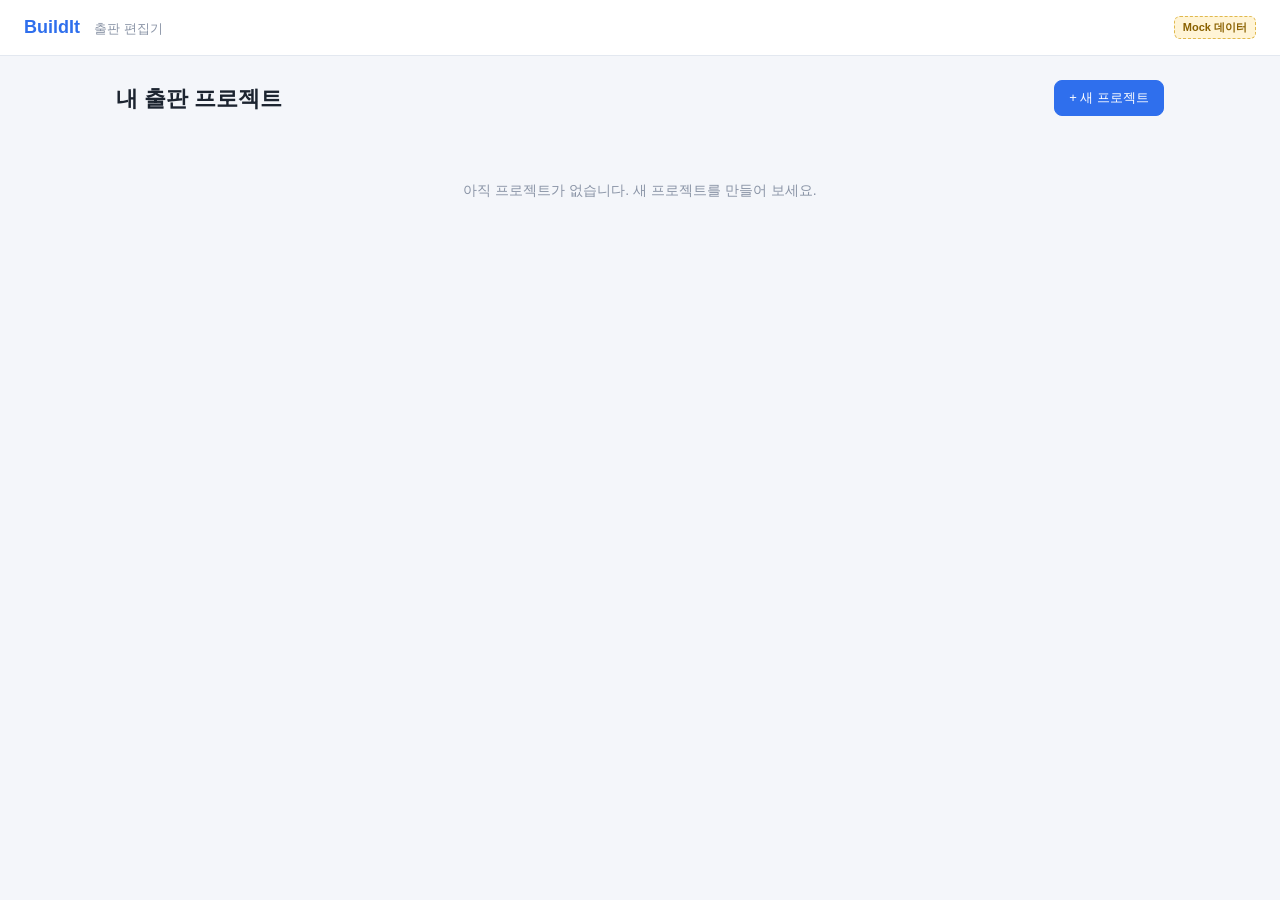
<file: qoder/publishing-editor/index.html>
<!DOCTYPE html>
<html lang="ko">
<head>
<meta charset="UTF-8">
<meta name="viewport" content="width=device-width, initial-scale=1.0">
<title>BuildIt · 출판 편집기 (DesignCraft)</title>
<link rel="stylesheet" href="css/publishing_editor.css">
</head>
<body class="view-projects">

<!-- ══════════════ F1: 프로젝트 목록 뷰 ══════════════ -->
<section id="view-projects" class="view">
  <header class="app-topbar">
    <div class="brand">
      <span class="brand-logo">BuildIt</span>
      <span class="brand-sub">출판 편집기</span>
    </div>
    <span id="mock-badge-projects" class="mock-badge" hidden>Mock 데이터</span>
  </header>

  <div class="projects-body">
    <div class="projects-head">
      <h1>내 출판 프로젝트</h1>
      <button id="btn-new-project" class="btn btn-primary">+ 새 프로젝트</button>
    </div>
    <ul id="project-list" class="project-grid" aria-label="프로젝트 목록"></ul>
    <p id="project-empty" class="empty-note" hidden>아직 프로젝트가 없습니다. 새 프로젝트를 만들어 보세요.</p>
  </div>

  <!-- 새 프로젝트 모달 -->
  <div id="modal-new-project" class="modal-backdrop" hidden>
    <div class="modal" role="dialog" aria-modal="true" aria-labelledby="np-title">
      <h2 id="np-title">새 프로젝트</h2>
      <label class="field">
        <span>프로젝트명</span>
        <input type="text" id="np-name" placeholder="예: 중등 수학 노트 1권" maxlength="60">
      </label>
      <fieldset class="field">
        <legend>템플릿 선택</legend>
        <div class="template-options" id="np-templates"></div>
      </fieldset>
      <label class="field">
        <span>원고 파일 (선택) <small class="muted">md · txt · docx · rtf</small></span>
        <input type="file" id="np-file" accept=".md,.txt,.docx,.rtf">
      </label>
      <div class="modal-actions">
        <button class="btn" data-close="modal-new-project">취소</button>
        <button class="btn btn-primary" id="np-create">생성</button>
      </div>
    </div>
  </div>
</section>

<!-- ══════════════ 편집기 뷰 ══════════════ -->
<div id="view-editor" class="view" hidden>

  <header class="editor-topbar">
    <button id="btn-back" class="btn btn-ghost" title="목록으로">←</button>
    <div class="topbar-id">
      <strong id="ed-title">프로젝트</strong>
      <span id="ed-template" class="chip">A4 교재</span>
      <span id="mock-badge-editor" class="mock-badge" hidden>Mock</span>
    </div>
    <div class="topbar-actions">
      <button id="btn-preflight-top" class="btn">검수</button>
      <button id="btn-export-top" class="btn">PDF 출력</button>
      <button id="btn-versions" class="btn">버전</button>
      <button id="btn-save" class="btn btn-primary">저장</button>
    </div>
  </header>

  <div id="job-progress" class="job-progress" hidden>
    <div class="job-progress-meta">
      <span id="job-step">준비 중…</span>
      <span id="job-pct">0%</span>
    </div>
    <div class="progress-track"><div id="job-bar" class="progress-fill"></div></div>
    <button id="btn-cancel-job" class="btn btn-ghost btn-sm">작업 취소</button>
  </div>

  <div class="editor-grid">

    <!-- 좌 패널: 썸네일 + 원고 업로드 -->
    <aside class="panel panel-left" id="panel-left">
      <section class="panel-section">
        <h3 class="panel-title">페이지</h3>
        <ul id="thumb-list" class="thumb-list" aria-label="페이지 썸네일"></ul>
      </section>
      <section class="panel-section">
        <h3 class="panel-title">원고 업로드</h3>
        <div id="upload-dropzone" class="dropzone" tabindex="0">
          <p>여기에 원고를 끌어다 놓거나</p>
          <button id="btn-pick-file" class="btn btn-sm">파일 선택</button>
          <input type="file" id="upload-input" accept=".md,.txt,.docx,.rtf" hidden>
          <p class="muted">md · txt · docx · rtf</p>
        </div>
        <p id="upload-last" class="upload-last" hidden></p>
      </section>
    </aside>

    <!-- 중앙: 페이지 미리보기 -->
    <main class="preview-area">
      <div class="viewer-toolbar">
        <div class="pager">
          <button id="btn-prev-page" class="btn btn-ghost" title="이전 페이지">‹</button>
          <input type="number" id="page-input" class="page-input" min="1" value="1">
          <span id="page-total" class="muted">/ 1</span>
          <button id="btn-next-page" class="btn btn-ghost" title="다음 페이지">›</button>
        </div>
        <div class="zoomer">
          <button id="btn-zoom-out" class="btn btn-ghost" title="축소">−</button>
          <span id="zoom-label">100%</span>
          <button id="btn-zoom-in" class="btn btn-ghost" title="확대">+</button>
        </div>
        <label class="spread-toggle">
          <input type="checkbox" id="chk-spread"> 대향 보기
        </label>
      </div>
      <div id="preview-scroll" class="preview-scroll">
        <div id="preview-holder" class="preview-holder">
          <div id="page-frame" class="page-frame">
            <img id="page-img" class="page-img" alt="페이지 미리보기">
            <img id="page-img-r" class="page-img page-img-b" alt="맞은편 페이지" hidden>
            <div id="preview-loading" class="preview-loading" hidden>렌더 중…</div>
          </div>
        </div>
      </div>
    </main>

    <!-- 우 패널: 탭 4종 -->
    <aside class="panel panel-right" id="panel-right">
      <nav class="right-tabs" role="tablist" aria-label="편집 패널">
        <button class="tab is-active" role="tab" data-tab="style" aria-selected="true">스타일</button>
        <button class="tab" role="tab" data-tab="ai" aria-selected="false">AI 수정</button>
        <button class="tab" role="tab" data-tab="preflight" aria-selected="false">검수</button>
        <button class="tab" role="tab" data-tab="artifacts" aria-selected="false">산출물</button>
      </nav>

      <!-- F4: 스타일 -->
      <section class="tab-panel is-active" id="tab-style" role="tabpanel">
        <div class="style-target-note">
          적용 대상: <strong id="style-target">1쪽 본문</strong>
        </div>
        <h3 class="panel-title">문단 스타일 <span class="muted">(13)</span></h3>
        <ul id="para-style-list" class="style-list"></ul>
        <h3 class="panel-title">글자 스타일 <span class="muted">(5)</span></h3>
        <ul id="char-style-list" class="style-list style-list-char"></ul>
        <p class="font-note">본문 폰트: <strong>Noto Sans KR</strong> (템플릿 고정 · 변경 불가)</p>
      </section>

      <!-- F5: AI 채팅 -->
      <section class="tab-panel" id="tab-ai" role="tabpanel">
        <div id="ai-log" class="ai-log" aria-live="polite"></div>
        <form id="ai-form" class="ai-form">
          <input type="text" id="ai-input" placeholder="예: 3쪽 제목을 ko-heading1로 바꿔줘" autocomplete="off">
          <button type="submit" class="btn btn-primary" id="ai-send">보내기</button>
        </form>
        <p class="ai-hint">AI는 계획만 만듭니다. <strong>승인한 후에만</strong> 적용되며, 적용 전 자동 스냅샷이 저장됩니다.</p>
      </section>

      <!-- F6: 검수 -->
      <section class="tab-panel" id="tab-preflight" role="tabpanel">
        <div class="preflight-head">
          <button id="btn-run-preflight" class="btn btn-primary btn-block">검수 실행 (preflight.run)</button>
          <div id="preflight-scenario" class="mock-only" hidden>
            <label>Mock 시나리오:
              <select id="preflight-scenario-select">
                <option value="glyph">빠짐 글리프 포함</option>
                <option value="clean">정상 원고</option>
                <option value="overset">넘침만</option>
              </select>
            </label>
          </div>
        </div>
        <div id="preflight-result" class="preflight-result">
          <p class="muted">아직 검수를 실행하지 않았습니다.</p>
        </div>
      </section>

      <!-- F7: 산출물 -->
      <section class="tab-panel" id="tab-artifacts" role="tabpanel">
        <h3 class="panel-title">내보내기</h3>
        <p class="muted">PDF 표준을 선택해 출력하면 아래 목록에 다운로드 링크가 생깁니다.</p>
        <h3 class="panel-title">산출물 목록</h3>
        <ul id="artifact-list" class="artifact-list"></ul>
        <p id="artifact-empty" class="muted">생성된 산출물이 없습니다.</p>
      </section>
    </aside>
  </div>
</div>

<!-- 원고 반입: 스타일 매핑 미리보기 모달 (F2) -->
<div id="modal-mapping" class="modal-backdrop" hidden>
  <div class="modal" role="dialog" aria-modal="true" aria-labelledby="map-title">
    <h2 id="map-title">원고 반입 — 스타일 매핑 미리보기</h2>
    <p id="map-file" class="muted"></p>
    <table class="map-table">
      <thead><tr><th>원본 요소</th><th>감지 수</th><th>DesignCraft 스타일</th></tr></thead>
      <tbody id="map-rows"></tbody>
    </table>
    <p class="map-note">서버가 <code>file.place</code>(autoflow)로 반입합니다.</p>
    <div class="modal-actions">
      <button class="btn" data-close="modal-mapping">취소</button>
      <button class="btn btn-primary" id="map-confirm">반입하기</button>
    </div>
  </div>
</div>

<!-- PDF 출력 모달 (F7) -->
<div id="modal-export" class="modal-backdrop" hidden>
  <div class="modal" role="dialog" aria-modal="true" aria-labelledby="ex-title">
    <h2 id="ex-title">PDF 출력</h2>
    <fieldset class="field">
      <legend>표준 선택</legend>
      <label class="radio-row"><input type="radio" name="ex-standard" value="x4" checked> PDF/X-4 (재단선 포함 · 인쇄용)</label>
      <label class="radio-row"><input type="radio" name="ex-standard" value="a2b"> PDF/A-2b (보존용 · veraPDF PASS)</label>
      <label class="radio-row"><input type="radio" name="ex-standard" value="none"> 일반 PDF (화면용)</label>
    </fieldset>
    <p class="muted">EPUB · 중철 제본 PDF는 P2 범위입니다.</p>
    <div class="modal-actions">
      <button class="btn" data-close="modal-export">취소</button>
      <button class="btn btn-primary" id="ex-start">출력 시작</button>
    </div>
  </div>
</div>

<!-- 버전 이력 모달 (F8) -->
<div id="modal-versions" class="modal-backdrop" hidden>
  <div class="modal" role="dialog" aria-modal="true" aria-labelledby="ver-title">
    <h2 id="ver-title">버전 이력</h2>
    <p class="muted">모든 편집·AI 적용 전에 스냅샷이 자동 생성됩니다. 복원 시 현재 상태도 먼저 스냅샷됩니다.</p>
    <ul id="version-list" class="version-list"></ul>
    <div class="modal-actions">
      <button class="btn" data-close="modal-versions">닫기</button>
    </div>
  </div>
</div>

<div id="toast" class="toast" hidden></div>

<script src="js/publishing_mock.js"></script>
<script src="js/publishing_api.js"></script>
<script src="js/publishing_editor.js"></script>
</body>
</html>
</file>
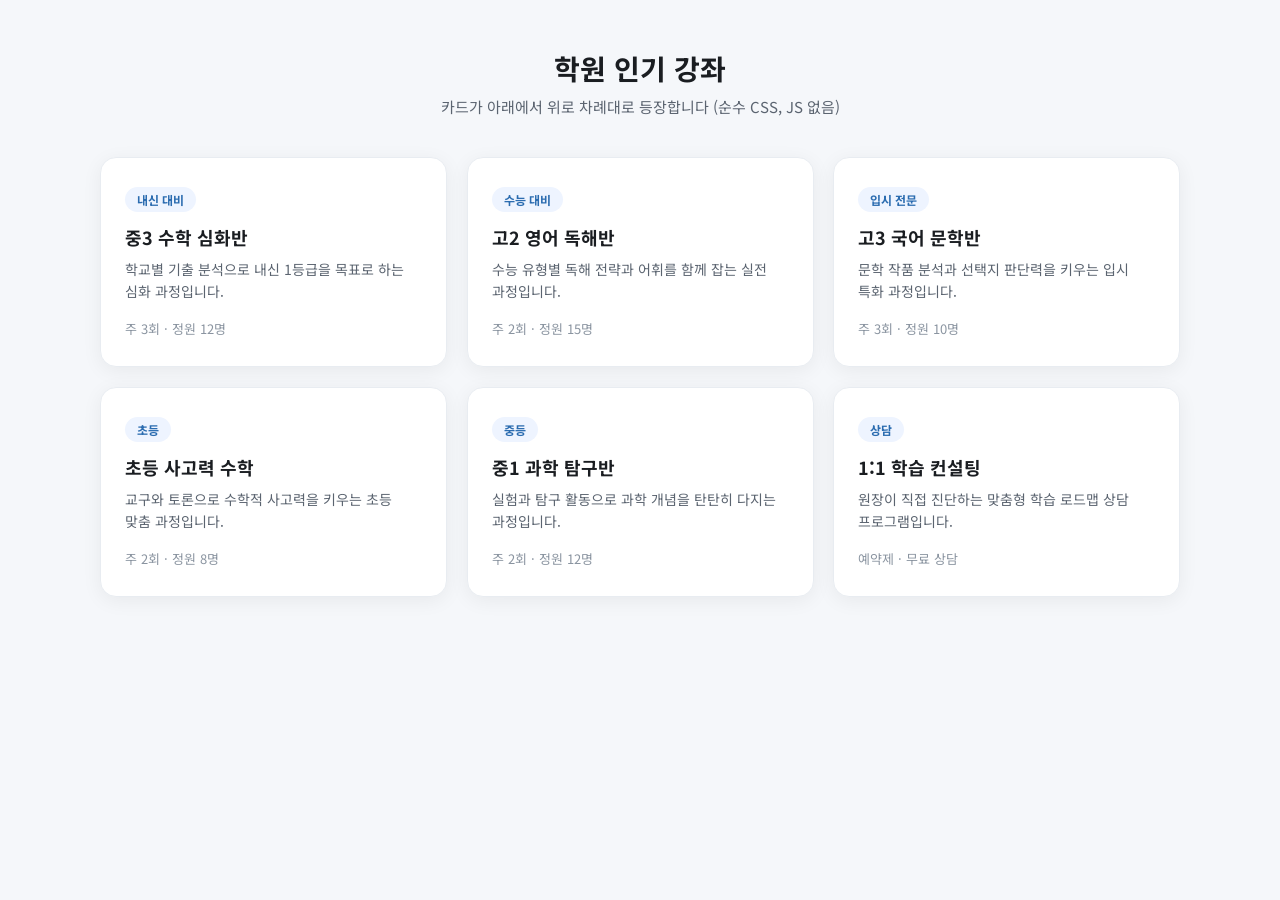
<file: assets/anim-slide-in-bottom/demo.html>
<!DOCTYPE html>
<html lang="ko">
<head>
<meta charset="UTF-8">
<meta name="viewport" content="width=device-width, initial-scale=1.0">
<title>bi-slide-in-bottom 데모 — 카드 그리드 순차 등장</title>
<link rel="stylesheet" href="https://fonts.googleapis.com/css2?family=Noto+Sans+KR:wght@400;500;700&display=swap">
<link rel="stylesheet" href="style.css">
<style>
  * { margin: 0; padding: 0; box-sizing: border-box; }
  body {
    font-family: 'Noto Sans KR', sans-serif;
    background: #f5f7fa;
    color: #1a1d21;
    padding: 48px 20px;
    word-break: keep-all;
  }
  .bi-demo-wrap { max-width: 1080px; margin: 0 auto; }
  .bi-demo-title {
    font-size: 28px; font-weight: 700; margin-bottom: 8px; text-align: center;
  }
  .bi-demo-sub {
    font-size: 15px; color: #5b6470; text-align: center; margin-bottom: 40px;
  }
  .bi-card-grid {
    display: grid;
    grid-template-columns: repeat(3, 1fr);
    gap: 20px;
  }
  .bi-card {
    background: #fff;
    border-radius: 16px;
    padding: 28px 24px;
    box-shadow: 0 4px 20px rgba(0, 0, 0, 0.06);
    border: 1px solid #e8ecf1;
  }
  .bi-card-badge {
    display: inline-block;
    font-size: 12px; font-weight: 700;
    background: #eef4ff; color: #2b6cb0;
    border-radius: 999px; padding: 4px 12px; margin-bottom: 12px;
  }
  .bi-card h3 { font-size: 18px; font-weight: 700; margin-bottom: 8px; }
  .bi-card p { font-size: 14px; color: #5b6470; line-height: 1.6; }
  .bi-card .bi-card-meta {
    margin-top: 16px; font-size: 13px; color: #8a94a0;
  }
  @media (max-width: 768px) {
    .bi-card-grid { grid-template-columns: 1fr; }
    .bi-demo-title { font-size: 22px; }
  }
</style>
</head>
<body>
<div class="bi-demo-wrap">
  <h1 class="bi-demo-title">학원 인기 강좌</h1>
  <p class="bi-demo-sub">카드가 아래에서 위로 차례대로 등장합니다 (순수 CSS, JS 없음)</p>

  <div class="bi-card-grid bi-reveal-grid">
    <article class="bi-card bi-reveal-item">
      <span class="bi-card-badge">내신 대비</span>
      <h3>중3 수학 심화반</h3>
      <p>학교별 기출 분석으로 내신 1등급을 목표로 하는 심화 과정입니다.</p>
      <div class="bi-card-meta">주 3회 · 정원 12명</div>
    </article>
    <article class="bi-card bi-reveal-item">
      <span class="bi-card-badge">수능 대비</span>
      <h3>고2 영어 독해반</h3>
      <p>수능 유형별 독해 전략과 어휘를 함께 잡는 실전 과정입니다.</p>
      <div class="bi-card-meta">주 2회 · 정원 15명</div>
    </article>
    <article class="bi-card bi-reveal-item">
      <span class="bi-card-badge">입시 전문</span>
      <h3>고3 국어 문학반</h3>
      <p>문학 작품 분석과 선택지 판단력을 키우는 입시 특화 과정입니다.</p>
      <div class="bi-card-meta">주 3회 · 정원 10명</div>
    </article>
    <article class="bi-card bi-reveal-item">
      <span class="bi-card-badge">초등</span>
      <h3>초등 사고력 수학</h3>
      <p>교구와 토론으로 수학적 사고력을 키우는 초등 맞춤 과정입니다.</p>
      <div class="bi-card-meta">주 2회 · 정원 8명</div>
    </article>
    <article class="bi-card bi-reveal-item">
      <span class="bi-card-badge">중등</span>
      <h3>중1 과학 탐구반</h3>
      <p>실험과 탐구 활동으로 과학 개념을 탄탄히 다지는 과정입니다.</p>
      <div class="bi-card-meta">주 2회 · 정원 12명</div>
    </article>
    <article class="bi-card bi-reveal-item">
      <span class="bi-card-badge">상담</span>
      <h3>1:1 학습 컨설팅</h3>
      <p>원장이 직접 진단하는 맞춤형 학습 로드맵 상담 프로그램입니다.</p>
      <div class="bi-card-meta">예약제 · 무료 상담</div>
    </article>
  </div>
</div>
</body>
</html>
</file>
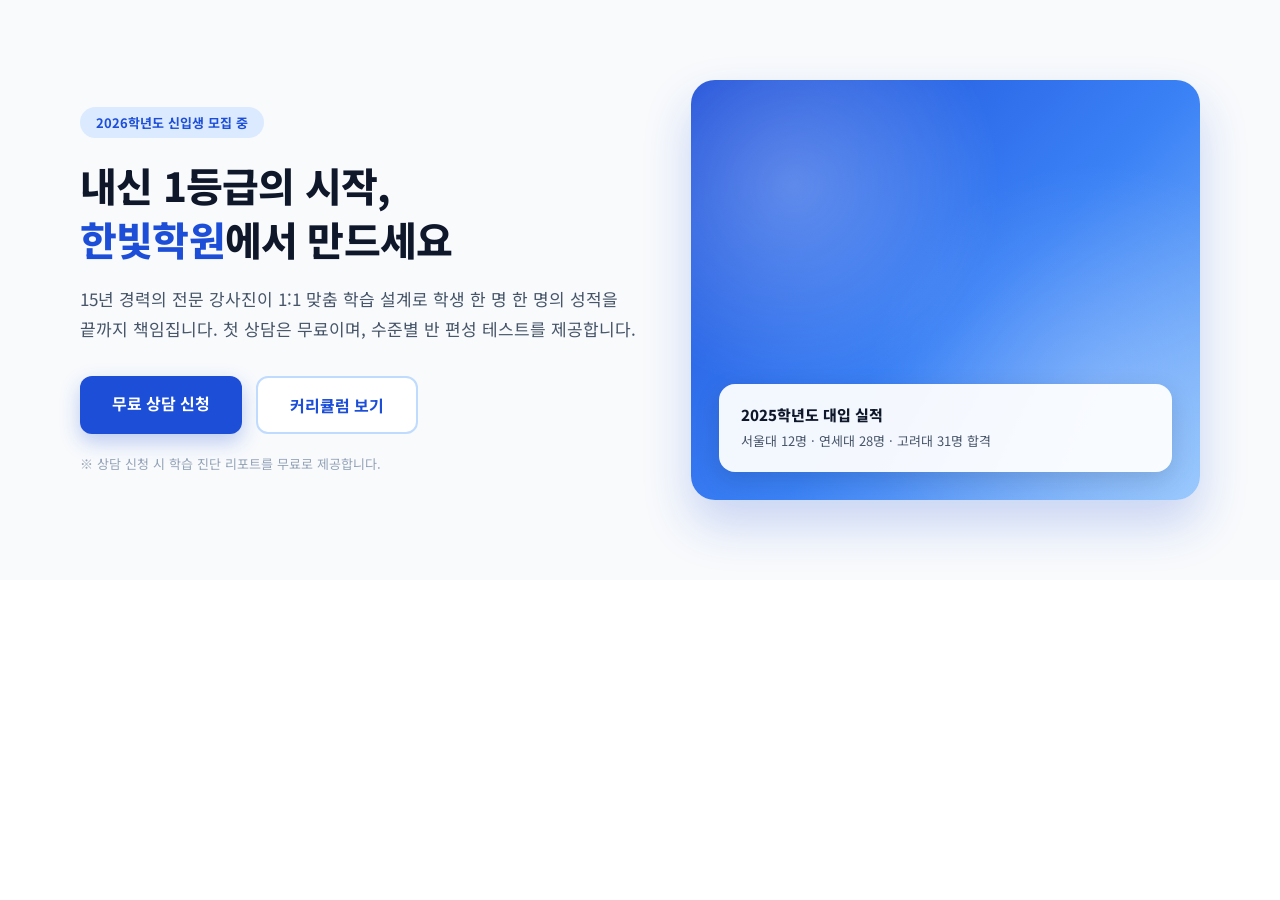
<file: assets/comp-hero-hyperui/demo.html>
<!DOCTYPE html>
<html lang="ko">
<head>
  <meta charset="UTF-8">
  <meta name="viewport" content="width=device-width, initial-scale=1.0">
  <title>comp-hero-hyperui — 2열 히어로 섹션 데모</title>
  <link rel="preconnect" href="https://fonts.googleapis.com">
  <link rel="preconnect" href="https://fonts.gstatic.com" crossorigin>
  <link href="https://fonts.googleapis.com/css2?family=Noto+Sans+KR:wght@400;700;800&display=swap" rel="stylesheet">
  <link rel="stylesheet" href="style.css">
  <style>
    /* 데모 페이지 기본 리셋 (컴포넌트 코드 아님) */
    * { margin: 0; padding: 0; box-sizing: border-box; }
  </style>
</head>
<body>

  <section class="bi-hero" aria-label="한빛학원 소개">
    <div class="bi-hero__inner">

      <div class="bi-hero__content">
        <p class="bi-hero__badge">2026학년도 신입생 모집 중</p>
        <h1 class="bi-hero__title">
          내신 1등급의 시작,<br>
          <span class="bi-hero__accent">한빛학원</span>에서 만드세요
        </h1>
        <p class="bi-hero__desc">
          15년 경력의 전문 강사진이 1:1 맞춤 학습 설계로
          학생 한 명 한 명의 성적을 끝까지 책임집니다.
          첫 상담은 무료이며, 수준별 반 편성 테스트를 제공합니다.
        </p>
        <div class="bi-hero__actions">
          <a href="#consult" class="bi-hero__btn bi-hero__btn--primary">무료 상담 신청</a>
          <a href="#curriculum" class="bi-hero__btn bi-hero__btn--secondary">커리큘럼 보기</a>
        </div>
        <p class="bi-hero__note">※ 상담 신청 시 학습 진단 리포트를 무료로 제공합니다.</p>
      </div>

      <div class="bi-hero__visual" role="img" aria-label="한빛학원 수업 이미지 플레이스홀더">
        <div class="bi-hero__visual-caption">
          <p class="bi-hero__visual-title">2025학년도 대입 실적</p>
          <p class="bi-hero__visual-text">서울대 12명 · 연세대 28명 · 고려대 31명 합격</p>
        </div>
      </div>

    </div>
  </section>

</body>
</html>
</file>
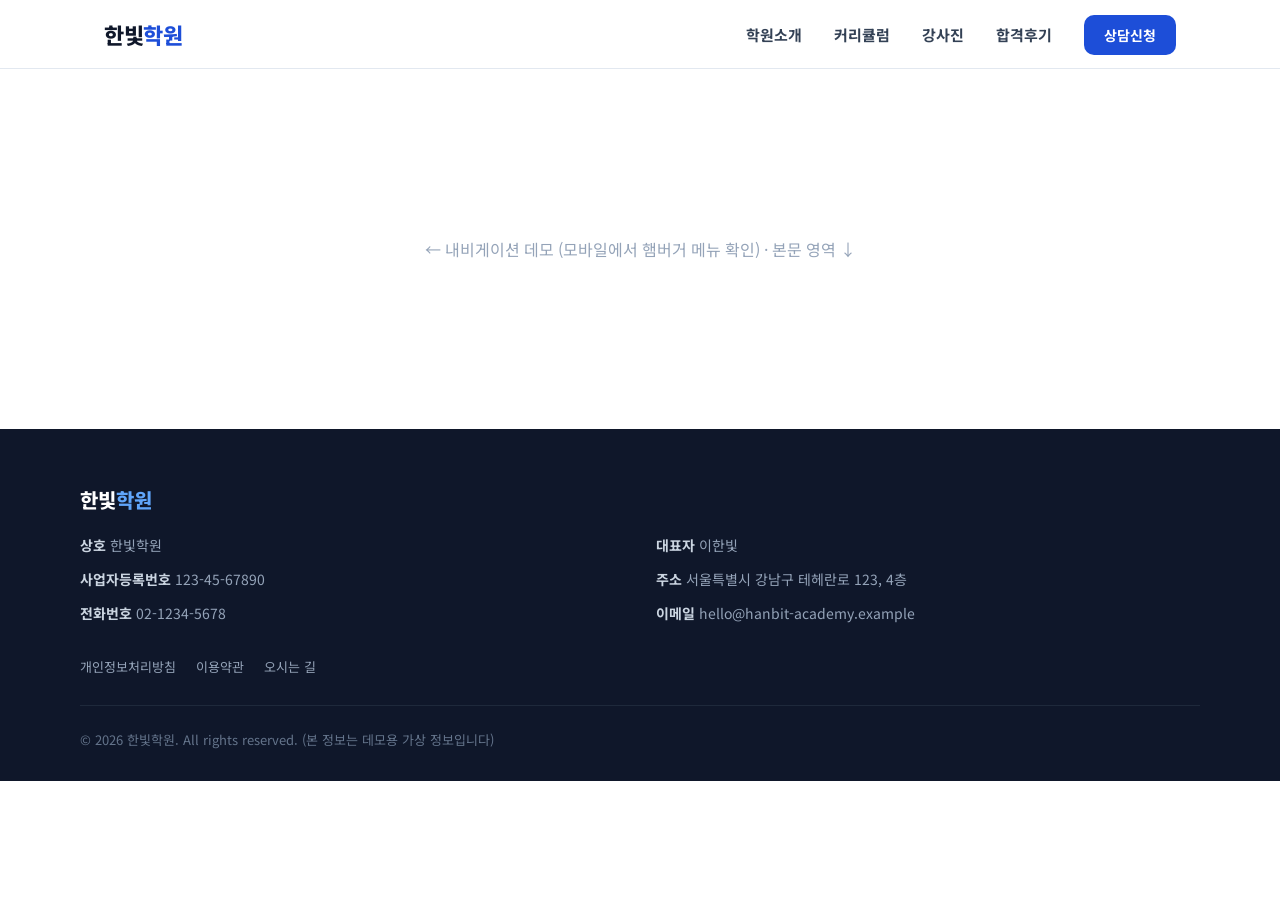
<file: assets/comp-nav-footer-hyperui/demo.html>
<!DOCTYPE html>
<html lang="ko">
<head>
  <meta charset="UTF-8">
  <meta name="viewport" content="width=device-width, initial-scale=1.0">
  <title>comp-nav-footer-hyperui — 내비게이션 + 푸터 데모</title>
  <link rel="preconnect" href="https://fonts.googleapis.com">
  <link rel="preconnect" href="https://fonts.gstatic.com" crossorigin>
  <link href="https://fonts.googleapis.com/css2?family=Noto+Sans+KR:wght@400;700;800&display=swap" rel="stylesheet">
  <link rel="stylesheet" href="style.css">
  <style>
    /* 데모 페이지 기본 리셋 + 본문 여백 (컴포넌트 코드 아님) */
    * { margin: 0; padding: 0; box-sizing: border-box; }
    .demo-body { min-height: 40vh; display: flex; align-items: center; justify-content: center;
                 font-family: "Noto Sans KR", sans-serif; color: #94a3b8; }
  </style>
</head>
<body>

  <header class="bi-nav">
    <nav class="bi-nav__inner" aria-label="주 메뉴">
      <a href="#" class="bi-nav__logo">한빛<span class="bi-nav__logo-accent">학원</span></a>

      <button class="bi-nav__toggle" id="biNavToggle" aria-expanded="false" aria-controls="biNavMenu" aria-label="메뉴 열기">
        <span class="bi-nav__toggle-bar"></span>
        <span class="bi-nav__toggle-bar"></span>
        <span class="bi-nav__toggle-bar"></span>
      </button>

      <ul class="bi-nav__menu" id="biNavMenu">
        <li><a href="#about" class="bi-nav__link">학원소개</a></li>
        <li><a href="#curriculum" class="bi-nav__link">커리큘럼</a></li>
        <li><a href="#teachers" class="bi-nav__link">강사진</a></li>
        <li><a href="#reviews" class="bi-nav__link">합격후기</a></li>
        <li><a href="#consult" class="bi-nav__cta">상담신청</a></li>
      </ul>
    </nav>
  </header>

  <main class="demo-body">
    <p>← 내비게이션 데모 (모바일에서 햄버거 메뉴 확인) · 본문 영역 ↓</p>
  </main>

  <footer class="bi-footer">
    <div class="bi-footer__inner">
      <p class="bi-footer__brand">한빛<span class="bi-footer__brand-accent">학원</span></p>

      <dl class="bi-footer__info">
        <div><dt>상호</dt> <dd>한빛학원</dd></div>
        <div><dt>대표자</dt> <dd>이한빛</dd></div>
        <div><dt>사업자등록번호</dt> <dd>123-45-67890</dd></div>
        <div><dt>주소</dt> <dd>서울특별시 강남구 테헤란로 123, 4층</dd></div>
        <div><dt>전화번호</dt> <dd>02-1234-5678</dd></div>
        <div><dt>이메일</dt> <dd>hello@hanbit-academy.example</dd></div>
      </dl>

      <ul class="bi-footer__links">
        <li><a href="#privacy">개인정보처리방침</a></li>
        <li><a href="#terms">이용약관</a></li>
        <li><a href="#directions">오시는 길</a></li>
      </ul>

      <p class="bi-footer__copyright">© 2026 한빛학원. All rights reserved. (본 정보는 데모용 가상 정보입니다)</p>
    </div>
  </footer>

  <script>
    // 햄버거 모바일 메뉴 토글 (바닐라 JS)
    var toggle = document.getElementById('biNavToggle');
    var menu = document.getElementById('biNavMenu');
    toggle.addEventListener('click', function () {
      var open = menu.classList.toggle('bi-nav__menu--open');
      toggle.setAttribute('aria-expanded', open ? 'true' : 'false');
      toggle.setAttribute('aria-label', open ? '메뉴 닫기' : '메뉴 열기');
    });
  </script>

</body>
</html>
</file>
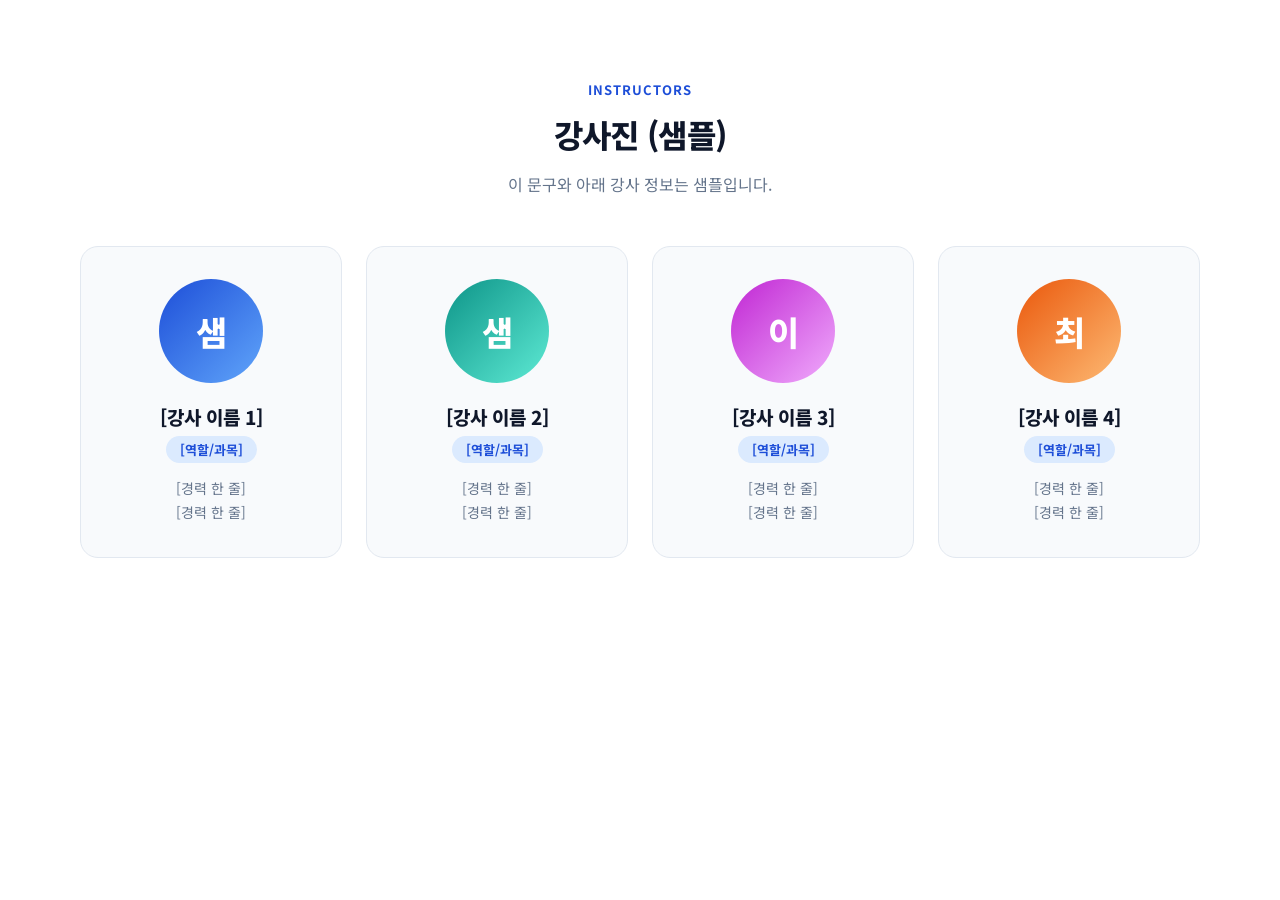
<file: assets/comp-team-tailblocks/demo.html>
<!DOCTYPE html>
<html lang="ko">
<head>
  <meta charset="UTF-8">
  <meta name="viewport" content="width=device-width, initial-scale=1.0">
  <title>comp-team-tailblocks — 강사진 카드 그리드 데모 (가상 샘플)</title>
  <link rel="preconnect" href="https://fonts.googleapis.com">
  <link rel="preconnect" href="https://fonts.gstatic.com" crossorigin>
  <link href="https://fonts.googleapis.com/css2?family=Noto+Sans+KR:wght@400;700;800&display=swap" rel="stylesheet">
  <link rel="stylesheet" href="style.css">
  <style>
    /* 데모 페이지 기본 리셋 (컴포넌트 코드 아님) */
    * { margin: 0; padding: 0; box-sizing: border-box; }
  </style>
</head>
<body>

  <!-- ⚠ 아래 이름·경력·수치는 모두 가상의 예시(SAMPLE)입니다. 실제 서비스에서는 회원이 입력한 값만 사용하세요. -->
  <section class="bi-team" data-bi-sample="true" aria-label="강사진 소개">
    <div class="bi-team__inner">

      <div class="bi-team__header">
        <p class="bi-team__eyebrow">INSTRUCTORS</p>
        <h2 class="bi-team__title">강사진 (샘플)</h2>
        <p class="bi-team__desc">이 문구와 아래 강사 정보는 샘플입니다.</p>
      </div>

      <ul class="bi-team__grid">
        <li class="bi-team__card">
          <div class="bi-team__photo" role="img" aria-label="강사 사진 플레이스홀더">샘</div>
          <h3 class="bi-team__name">[강사 이름 1]</h3>
          <span class="bi-team__subject">[역할/과목]</span>
          <p class="bi-team__career">[경력 한 줄]<br>[경력 한 줄]</p>
        </li>
        <li class="bi-team__card">
          <div class="bi-team__photo" role="img" aria-label="강사 사진 플레이스홀더">샘</div>
          <h3 class="bi-team__name">[강사 이름 2]</h3>
          <span class="bi-team__subject">[역할/과목]</span>
          <p class="bi-team__career">[경력 한 줄]<br>[경력 한 줄]</p>
        </li>
        <li class="bi-team__card">
          <div class="bi-team__photo" role="img" aria-label="[강사 이름 3] 사진 플레이스홀더">이</div>
          <h3 class="bi-team__name">[강사 이름 3]</h3>
          <span class="bi-team__subject">[역할/과목]</span>
          <p class="bi-team__career">[경력 한 줄]<br>[경력 한 줄]</p>
        </li>
        <li class="bi-team__card">
          <div class="bi-team__photo" role="img" aria-label="[강사 이름 4] 사진 플레이스홀더">최</div>
          <h3 class="bi-team__name">[강사 이름 4]</h3>
          <span class="bi-team__subject">[역할/과목]</span>
          <p class="bi-team__career">[경력 한 줄]<br>[경력 한 줄]</p>
        </li>
      </ul>

    </div>
  </section>

</body>
</html>
</file>
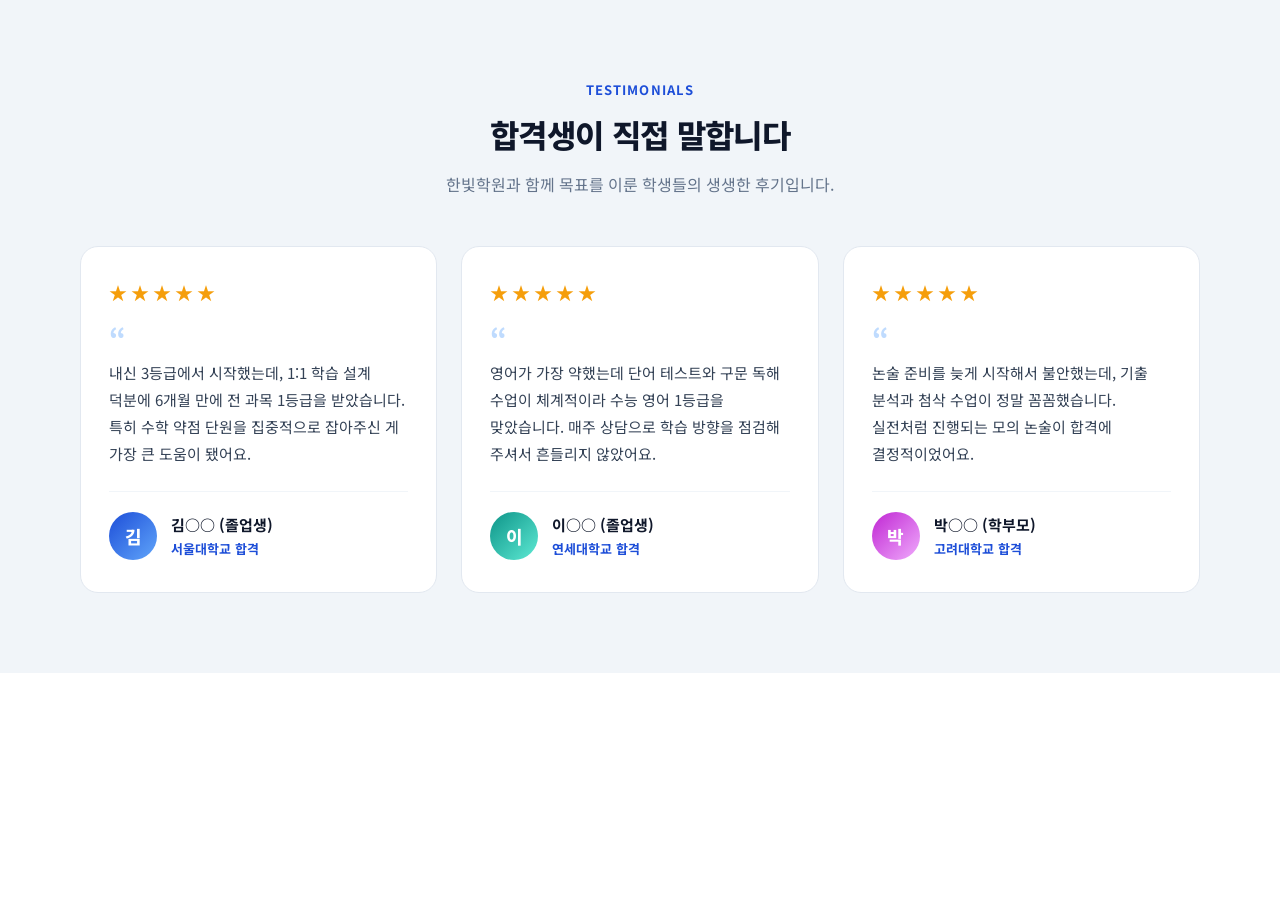
<file: assets/comp-testimonials-hyperui/demo.html>
<!DOCTYPE html>
<html lang="ko">
<head>
  <meta charset="UTF-8">
  <meta name="viewport" content="width=device-width, initial-scale=1.0">
  <title>comp-testimonials-hyperui — 합격 후기 그리드 데모</title>
  <link rel="preconnect" href="https://fonts.googleapis.com">
  <link rel="preconnect" href="https://fonts.gstatic.com" crossorigin>
  <link href="https://fonts.googleapis.com/css2?family=Noto+Sans+KR:wght@400;700;800&display=swap" rel="stylesheet">
  <link rel="stylesheet" href="style.css">
  <style>
    /* 데모 페이지 기본 리셋 (컴포넌트 코드 아님) */
    * { margin: 0; padding: 0; box-sizing: border-box; }
  </style>
</head>
<body>

  <section class="bi-testimonials" aria-label="한빛학원 합격 후기">
    <div class="bi-testimonials__inner">

      <div class="bi-testimonials__header">
        <p class="bi-testimonials__eyebrow">TESTIMONIALS</p>
        <h2 class="bi-testimonials__title">합격생이 직접 말합니다</h2>
        <p class="bi-testimonials__desc">한빛학원과 함께 목표를 이룬 학생들의 생생한 후기입니다.</p>
      </div>

      <ul class="bi-testimonials__grid">
        <li class="bi-testimonials__card">
          <p class="bi-testimonials__stars" aria-label="별점 5점">★★★★★</p>
          <blockquote class="bi-testimonials__quote">
            <p>내신 3등급에서 시작했는데, 1:1 학습 설계 덕분에 6개월 만에 전 과목 1등급을 받았습니다. 특히 수학 약점 단원을 집중적으로 잡아주신 게 가장 큰 도움이 됐어요.</p>
          </blockquote>
          <div class="bi-testimonials__author">
            <span class="bi-testimonials__avatar" aria-hidden="true">김</span>
            <div>
              <p class="bi-testimonials__name">김○○ (졸업생)</p>
              <p class="bi-testimonials__school">서울대학교 합격</p>
            </div>
          </div>
        </li>

        <li class="bi-testimonials__card">
          <p class="bi-testimonials__stars" aria-label="별점 5점">★★★★★</p>
          <blockquote class="bi-testimonials__quote">
            <p>영어가 가장 약했는데 단어 테스트와 구문 독해 수업이 체계적이라 수능 영어 1등급을 맞았습니다. 매주 상담으로 학습 방향을 점검해 주셔서 흔들리지 않았어요.</p>
          </blockquote>
          <div class="bi-testimonials__author">
            <span class="bi-testimonials__avatar" aria-hidden="true">이</span>
            <div>
              <p class="bi-testimonials__name">이○○ (졸업생)</p>
              <p class="bi-testimonials__school">연세대학교 합격</p>
            </div>
          </div>
        </li>

        <li class="bi-testimonials__card">
          <p class="bi-testimonials__stars" aria-label="별점 5점">★★★★★</p>
          <blockquote class="bi-testimonials__quote">
            <p>논술 준비를 늦게 시작해서 불안했는데, 기출 분석과 첨삭 수업이 정말 꼼꼼했습니다. 실전처럼 진행되는 모의 논술이 합격에 결정적이었어요.</p>
          </blockquote>
          <div class="bi-testimonials__author">
            <span class="bi-testimonials__avatar" aria-hidden="true">박</span>
            <div>
              <p class="bi-testimonials__name">박○○ (학부모)</p>
              <p class="bi-testimonials__school">고려대학교 합격</p>
            </div>
          </div>
        </li>
      </ul>

    </div>
  </section>

</body>
</html>
</file>
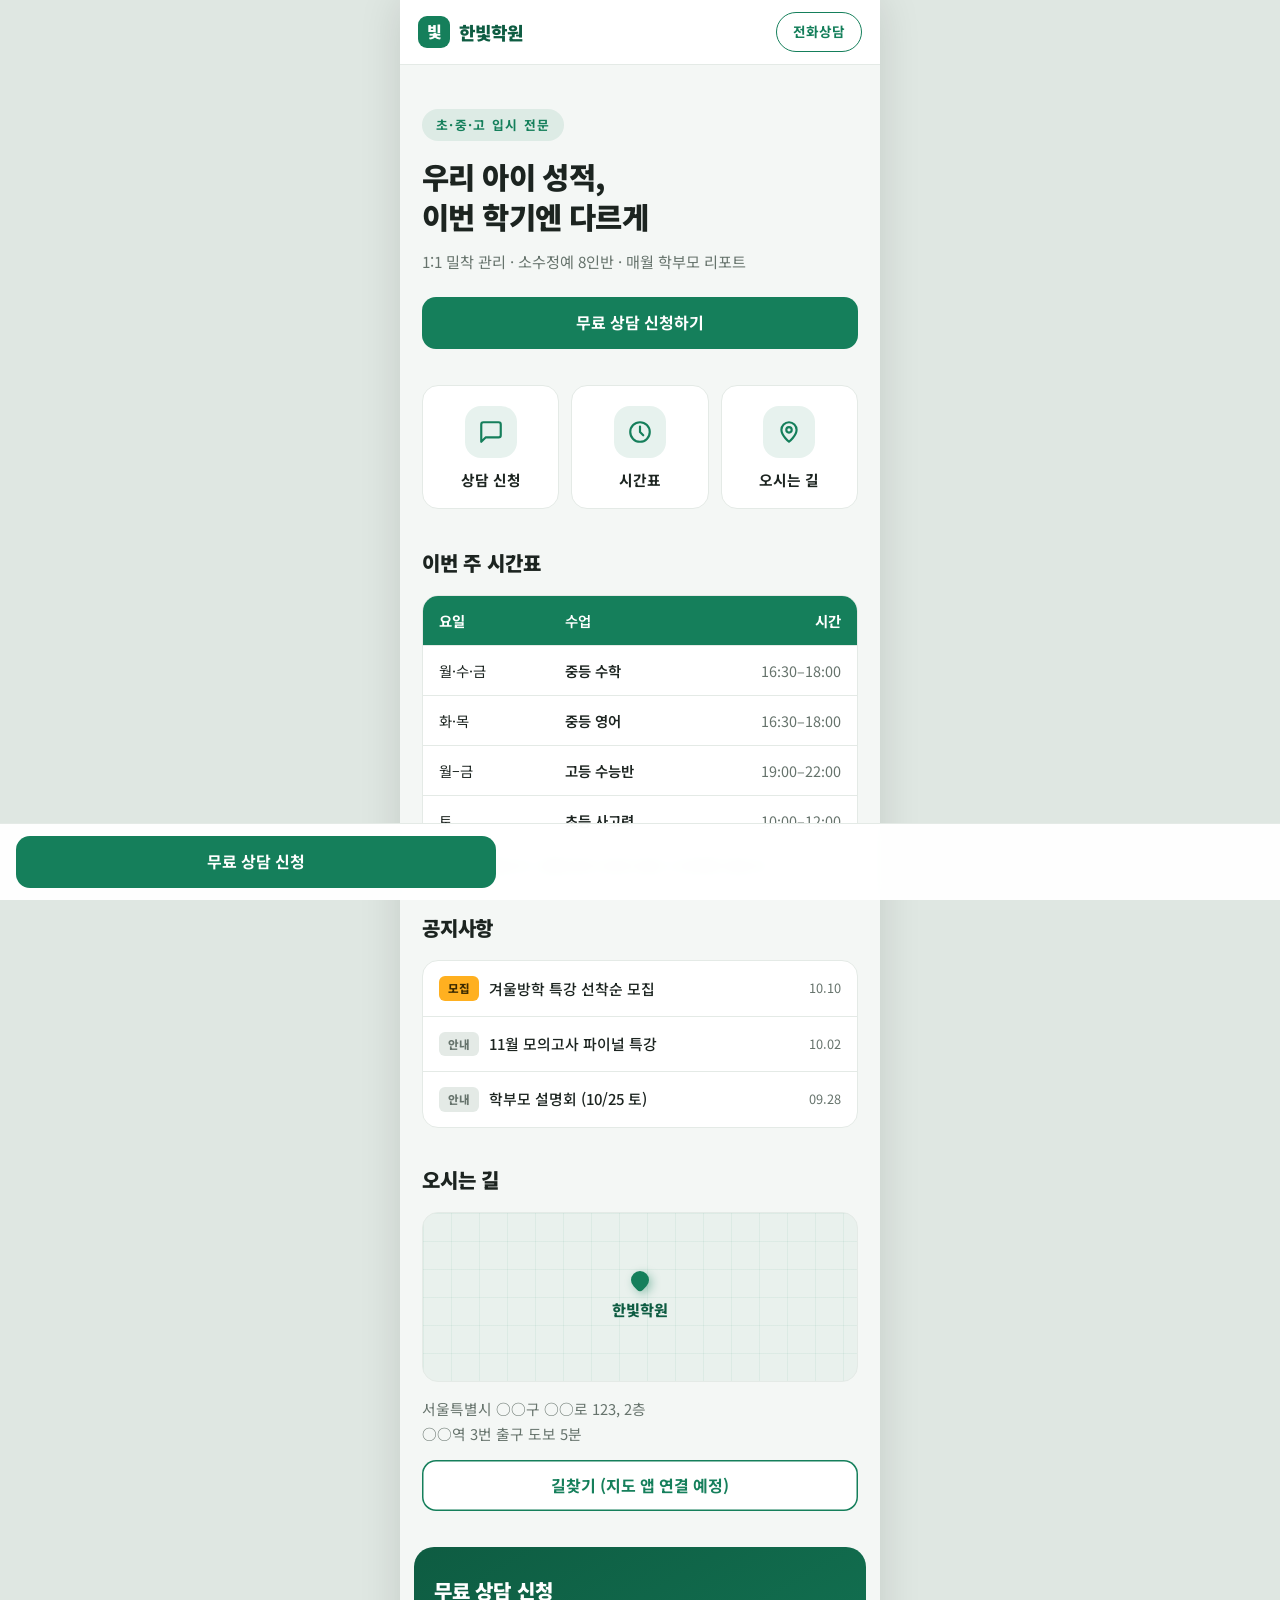
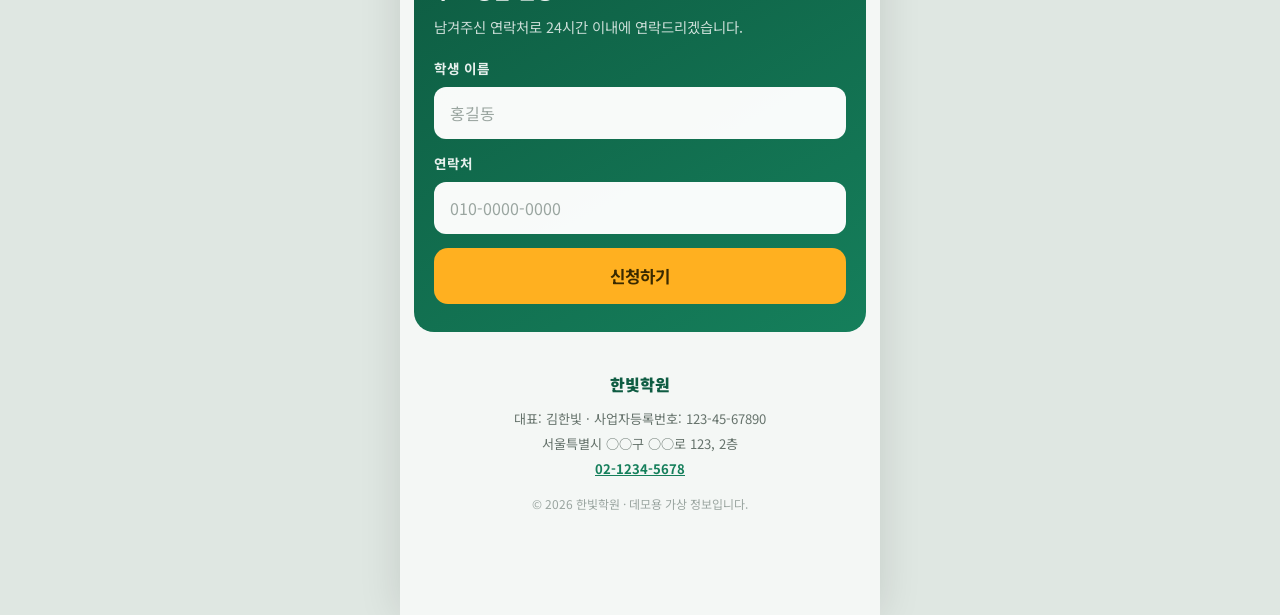
<file: assets/tmpl-demo-school/demo.html>
<!DOCTYPE html>
<html lang="ko">
<head>
<meta charset="UTF-8">
<meta name="viewport" content="width=device-width, initial-scale=1.0">
<title>한빛학원 — 모바일 홈페이지</title>
<meta name="description" content="한빛학원 모바일 홈페이지. 상담·시간표·오시는길을 한 번에.">
<link rel="preconnect" href="https://fonts.googleapis.com">
<link rel="preconnect" href="https://fonts.gstatic.com" crossorigin>
<link href="https://fonts.googleapis.com/css2?family=Noto+Sans+KR:wght@400;500;700;900&display=swap" rel="stylesheet">
<link rel="stylesheet" href="style.css">
</head>
<body>

<div class="bi-app">

  <header class="bi-topbar">
    <a class="bi-brand" href="#biTop" aria-label="한빛학원 홈">
      <span class="bi-brand-mark" aria-hidden="true">빛</span>
      <span class="bi-brand-name">한빛학원</span>
    </a>
    <a class="bi-topbar-call" href="tel:02-1234-5678" aria-label="전화 상담">전화상담</a>
  </header>

  <main id="biTop">

    <!-- 간결한 히어로 -->
    <section class="bi-hero" aria-labelledby="biHeroTitle">
      <p class="bi-hero-eyebrow">초·중·고 입시 전문</p>
      <h1 class="bi-hero-title" id="biHeroTitle">우리 아이 성적,<br>이번 학기엔 다르게</h1>
      <p class="bi-hero-sub">1:1 밀착 관리 · 소수정예 8인반 · 매월 학부모 리포트</p>
      <a class="bi-btn bi-btn-primary bi-btn-block" href="#biConsult">무료 상담 신청하기</a>
    </section>

    <!-- 빠른 메뉴 -->
    <nav class="bi-quick" aria-label="빠른 메뉴">
      <a class="bi-quick-item" href="#biConsult">
        <span class="bi-quick-icon" aria-hidden="true">
          <svg viewBox="0 0 24 24" width="26" height="26" fill="none" stroke="currentColor" stroke-width="2" stroke-linecap="round" stroke-linejoin="round"><path d="M21 15a2 2 0 0 1-2 2H7l-4 4V5a2 2 0 0 1 2-2h14a2 2 0 0 1 2 2z"/></svg>
        </span>
        <span class="bi-quick-label">상담 신청</span>
      </a>
      <a class="bi-quick-item" href="#biTimetable">
        <span class="bi-quick-icon" aria-hidden="true">
          <svg viewBox="0 0 24 24" width="26" height="26" fill="none" stroke="currentColor" stroke-width="2" stroke-linecap="round" stroke-linejoin="round"><circle cx="12" cy="12" r="9"/><path d="M12 7v5l3 3"/></svg>
        </span>
        <span class="bi-quick-label">시간표</span>
      </a>
      <a class="bi-quick-item" href="#biDirections">
        <span class="bi-quick-icon" aria-hidden="true">
          <svg viewBox="0 0 24 24" width="26" height="26" fill="none" stroke="currentColor" stroke-width="2" stroke-linecap="round" stroke-linejoin="round"><path d="M12 21s-7-5.5-7-11a7 7 0 0 1 14 0c0 5.5-7 11-7 11z"/><circle cx="12" cy="10" r="2.5"/></svg>
        </span>
        <span class="bi-quick-label">오시는 길</span>
      </a>
    </nav>

    <!-- 이번 주 시간표 -->
    <section class="bi-section" id="biTimetable" aria-labelledby="biTimetableTitle">
      <h2 class="bi-section-title" id="biTimetableTitle">이번 주 시간표</h2>
      <div class="bi-timetable" role="table" aria-label="주간 시간표">
        <div class="bi-trow bi-thead" role="row">
          <span role="columnheader">요일</span><span role="columnheader">수업</span><span role="columnheader">시간</span>
        </div>
        <div class="bi-trow" role="row">
          <span role="cell">월·수·금</span><span role="cell">중등 수학</span><span role="cell">16:30–18:00</span>
        </div>
        <div class="bi-trow" role="row">
          <span role="cell">화·목</span><span role="cell">중등 영어</span><span role="cell">16:30–18:00</span>
        </div>
        <div class="bi-trow" role="row">
          <span role="cell">월–금</span><span role="cell">고등 수능반</span><span role="cell">19:00–22:00</span>
        </div>
        <div class="bi-trow" role="row">
          <span role="cell">토</span><span role="cell">초등 사고력</span><span role="cell">10:00–12:00</span>
        </div>
      </div>
      <p class="bi-note">* 예시 시간표입니다. 반별 상세 시간은 상담 시 안내해 드립니다.</p>
    </section>

    <!-- 공지 -->
    <section class="bi-section" id="biNotice" aria-labelledby="biNoticeTitle">
      <div class="bi-section-head">
        <h2 class="bi-section-title" id="biNoticeTitle">공지사항</h2>
      </div>
      <ul class="bi-notice-list">
        <li>
          <a class="bi-notice-link" href="#biNotice">
            <span class="bi-chip">모집</span>
            <span class="bi-notice-text">겨울방학 특강 선착순 모집</span>
            <time datetime="2026-10-10">10.10</time>
          </a>
        </li>
        <li>
          <a class="bi-notice-link" href="#biNotice">
            <span class="bi-chip bi-chip-dim">안내</span>
            <span class="bi-notice-text">11월 모의고사 파이널 특강</span>
            <time datetime="2026-10-02">10.02</time>
          </a>
        </li>
        <li>
          <a class="bi-notice-link" href="#biNotice">
            <span class="bi-chip bi-chip-dim">안내</span>
            <span class="bi-notice-text">학부모 설명회 (10/25 토)</span>
            <time datetime="2026-09-28">09.28</time>
          </a>
        </li>
      </ul>
    </section>

    <!-- 오시는 길 -->
    <section class="bi-section" id="biDirections" aria-labelledby="biDirectionsTitle">
      <h2 class="bi-section-title" id="biDirectionsTitle">오시는 길</h2>
      <div class="bi-map" aria-hidden="true">
        <span class="bi-map-pin" aria-hidden="true"></span>
        <span class="bi-map-label">한빛학원</span>
      </div>
      <address class="bi-address">
        서울특별시 ○○구 ○○로 123, 2층<br>
        ○○역 3번 출구 도보 5분
      </address>
      <div class="bi-dir-actions">
        <a class="bi-btn bi-btn-outline bi-btn-block" href="#biDirections">길찾기 (지도 앱 연결 예정)</a>
      </div>
    </section>

    <!-- 상담 신청 -->
    <section class="bi-section bi-consult" id="biConsult" aria-labelledby="biConsultTitle">
      <h2 class="bi-section-title bi-consult-title" id="biConsultTitle">무료 상담 신청</h2>
      <p class="bi-consult-sub">남겨주신 연락처로 24시간 이내에 연락드리겠습니다.</p>
      <form class="bi-form" id="biForm" novalidate>
        <label class="bi-field">
          <span class="bi-field-label">학생 이름</span>
          <input class="bi-input" type="text" id="biName" placeholder="홍길동" autocomplete="name">
        </label>
        <label class="bi-field">
          <span class="bi-field-label">연락처</span>
          <input class="bi-input" type="tel" id="biPhone" placeholder="010-0000-0000" autocomplete="tel" inputmode="tel">
        </label>
        <p class="bi-form-error" id="biFormError" role="alert" hidden></p>
        <button class="bi-btn bi-btn-primary bi-btn-block bi-btn-lg" type="submit">신청하기</button>
        <p class="bi-form-done" id="biFormDone" role="status" hidden>접수되었습니다. 곧 연락드리겠습니다.</p>
      </form>
    </section>

  </main>

  <footer class="bi-footer">
    <p class="bi-footer-name">한빛학원</p>
    <p class="bi-footer-info">
      대표: 김한빛 · 사업자등록번호: 123-45-67890<br>
      서울특별시 ○○구 ○○로 123, 2층<br>
      <a href="tel:02-1234-5678">02-1234-5678</a>
    </p>
    <p class="bi-footer-copy">© 2026 한빛학원 · 데모용 가상 정보입니다.</p>
  </footer>

  <!-- 하단 고정 CTA -->
  <div class="bi-sticky-cta">
    <a class="bi-btn bi-btn-primary bi-btn-block" href="#biConsult">무료 상담 신청</a>
  </div>

</div>

<script src="script.js"></script>
</body>
</html>
</file>
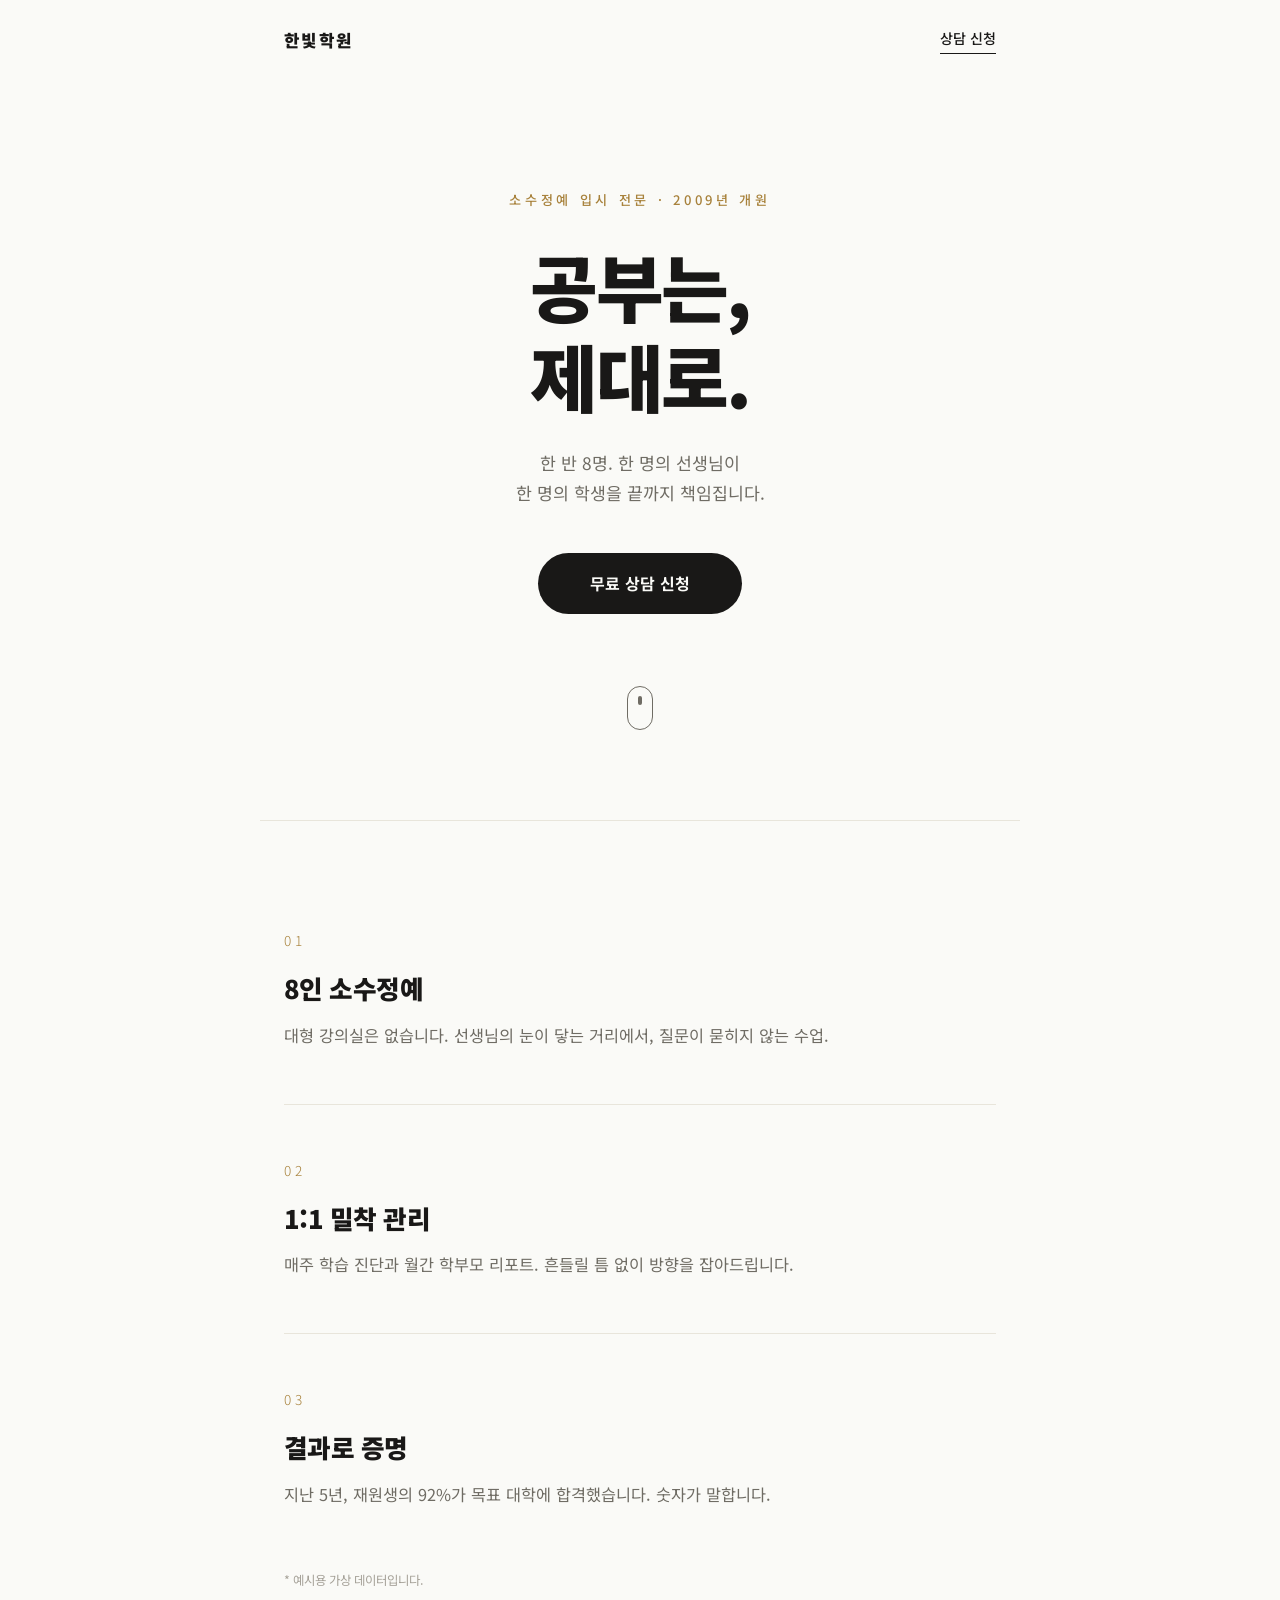
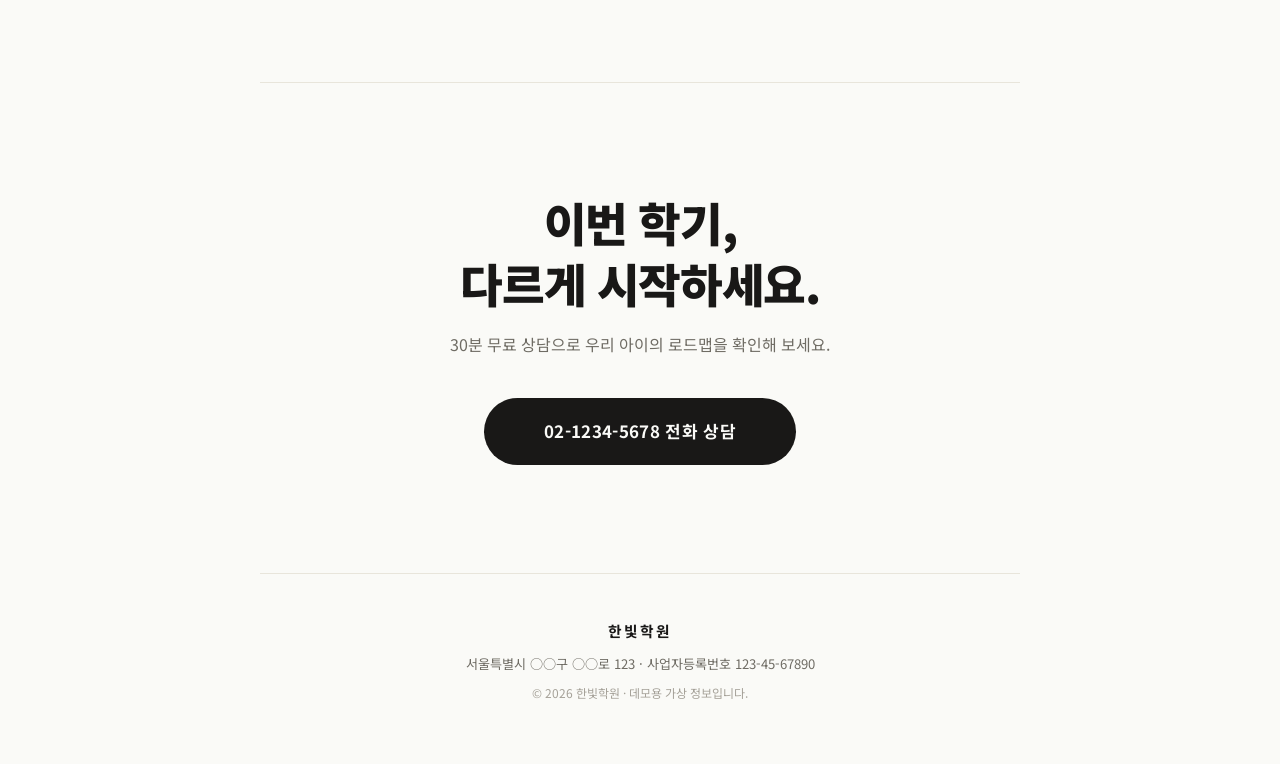
<file: assets/tmpl-minimal-landing/demo.html>
<!DOCTYPE html>
<html lang="ko">
<head>
<meta charset="UTF-8">
<meta name="viewport" content="width=device-width, initial-scale=1.0">
<title>한빛학원 — 공부는, 제대로.</title>
<meta name="description" content="한빛학원 미니멀 랜딩. 소수정예 입시 전문.">
<link rel="preconnect" href="https://fonts.googleapis.com">
<link rel="preconnect" href="https://fonts.gstatic.com" crossorigin>
<link href="https://fonts.googleapis.com/css2?family=Noto+Sans+KR:wght@300;400;500;700;900&display=swap" rel="stylesheet">
<link rel="stylesheet" href="style.css">
</head>
<body>

<header class="bi-top">
  <span class="bi-wordmark">한빛학원</span>
  <a class="bi-top-link" href="#biCta">상담 신청</a>
</header>

<main>

  <!-- 헤드라인 -->
  <section class="bi-hero" aria-labelledby="biHeroTitle">
    <p class="bi-eyebrow bi-fade">소수정예 입시 전문 · 2009년 개원</p>
    <h1 class="bi-title bi-fade" id="biHeroTitle">공부는,<br>제대로.</h1>
    <p class="bi-lead bi-fade">한 반 8명. 한 명의 선생님이<br>한 명의 학생을 끝까지 책임집니다.</p>
    <div class="bi-hero-cta bi-fade">
      <a class="bi-btn" href="#biCta">무료 상담 신청</a>
    </div>
    <a class="bi-scroll-hint" href="#biWhy" aria-label="아래로 스크롤">
      <span aria-hidden="true"></span>
    </a>
  </section>

  <!-- 3개 강점 -->
  <section class="bi-why" id="biWhy" aria-label="한빛의 세 가지 약속">
    <article class="bi-point bi-fade">
      <p class="bi-point-num" aria-hidden="true">01</p>
      <h2 class="bi-point-title">8인 소수정예</h2>
      <p class="bi-point-desc">대형 강의실은 없습니다. 선생님의 눈이 닿는 거리에서, 질문이 묻히지 않는 수업.</p>
    </article>
    <article class="bi-point bi-fade">
      <p class="bi-point-num" aria-hidden="true">02</p>
      <h2 class="bi-point-title">1:1 밀착 관리</h2>
      <p class="bi-point-desc">매주 학습 진단과 월간 학부모 리포트. 흔들릴 틈 없이 방향을 잡아드립니다.</p>
    </article>
    <article class="bi-point bi-fade">
      <p class="bi-point-num" aria-hidden="true">03</p>
      <h2 class="bi-point-title">결과로 증명</h2>
      <p class="bi-point-desc">지난 5년, 재원생의 92%가 목표 대학에 합격했습니다. 숫자가 말합니다.</p>
    </article>
    <p class="bi-why-note">* 예시용 가상 데이터입니다.</p>
  </section>

  <!-- CTA -->
  <section class="bi-cta" id="biCta" aria-labelledby="biCtaTitle">
    <h2 class="bi-cta-title bi-fade" id="biCtaTitle">이번 학기,<br>다르게 시작하세요.</h2>
    <p class="bi-cta-sub bi-fade">30분 무료 상담으로 우리 아이의 로드맵을 확인해 보세요.</p>
    <div class="bi-cta-actions bi-fade">
      <a class="bi-btn bi-btn-dark bi-btn-lg" href="tel:02-1234-5678">02-1234-5678 전화 상담</a>
    </div>
  </section>

</main>

<footer class="bi-footer">
  <p class="bi-footer-name">한빛학원</p>
  <p class="bi-footer-info">서울특별시 ○○구 ○○로 123 · 사업자등록번호 123-45-67890</p>
  <p class="bi-footer-copy">© 2026 한빛학원 · 데모용 가상 정보입니다.</p>
</footer>

<script src="script.js"></script>
</body>
</html>
</file>
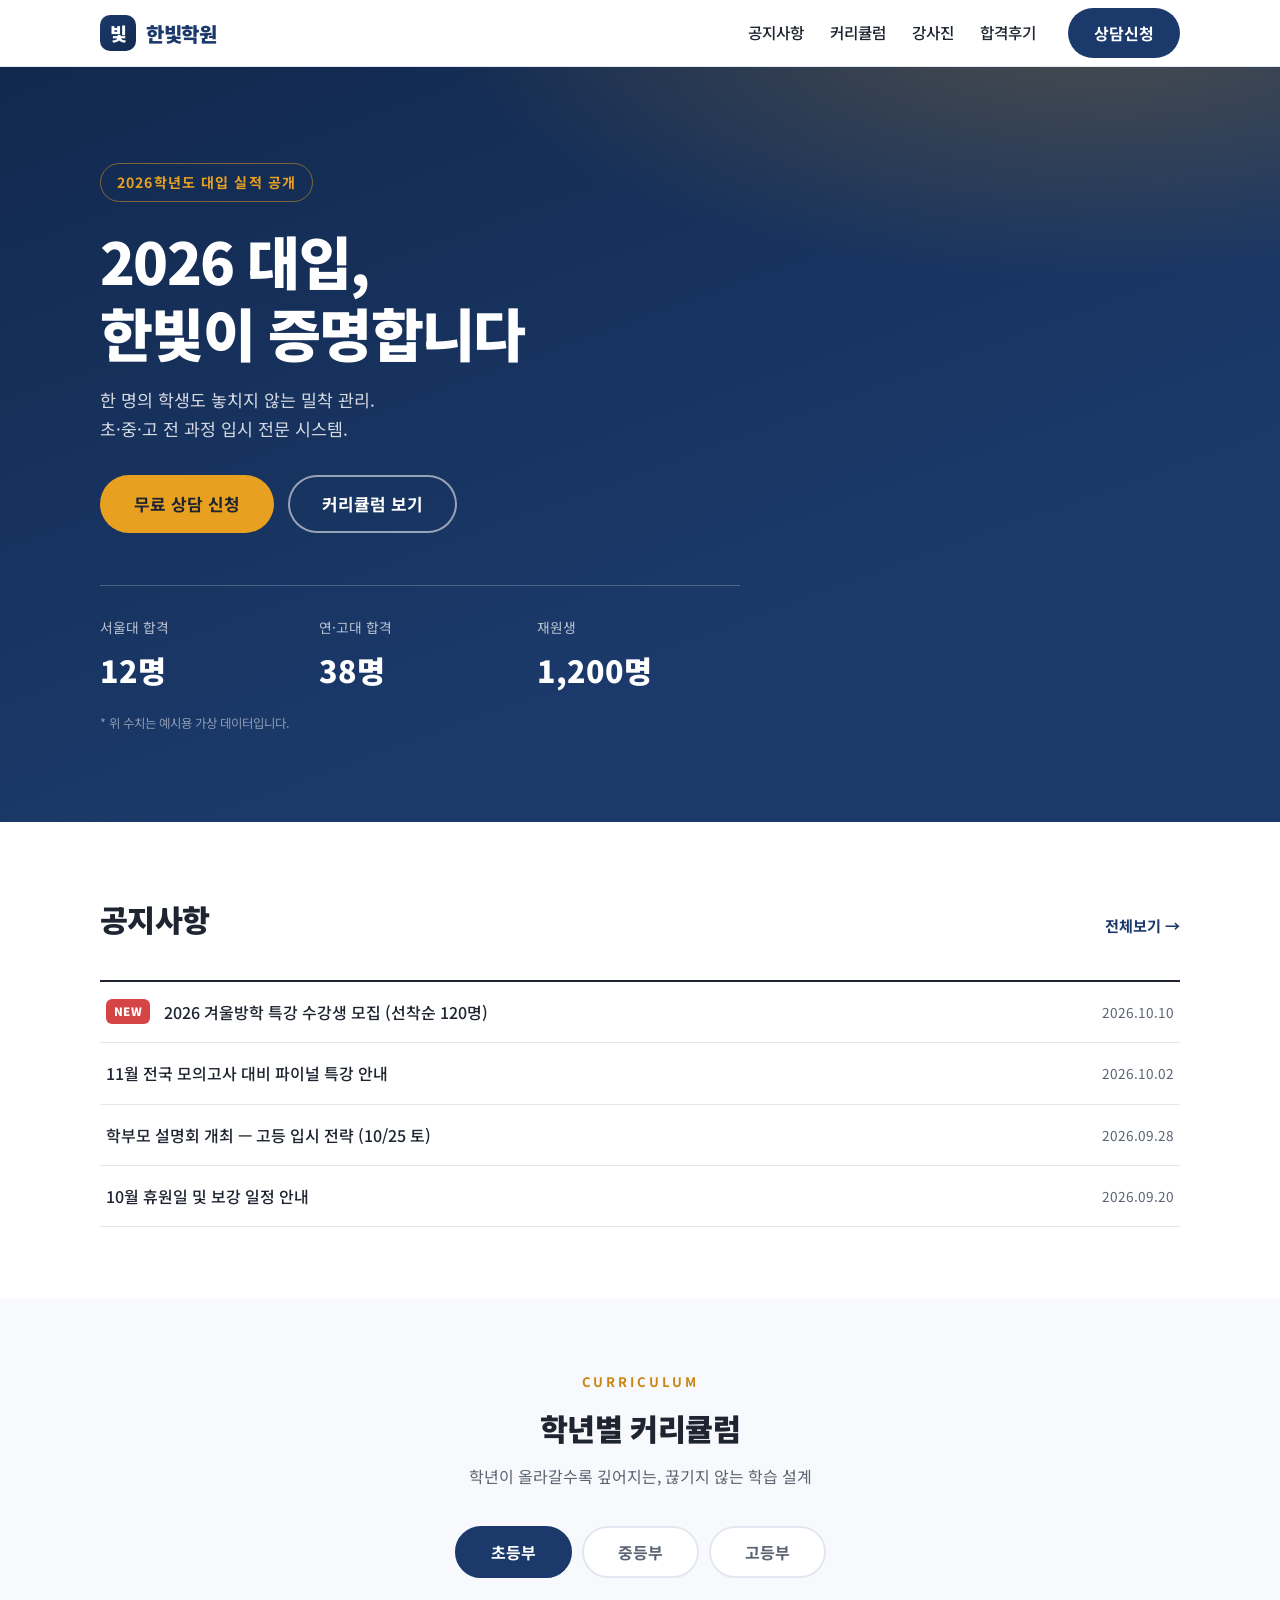
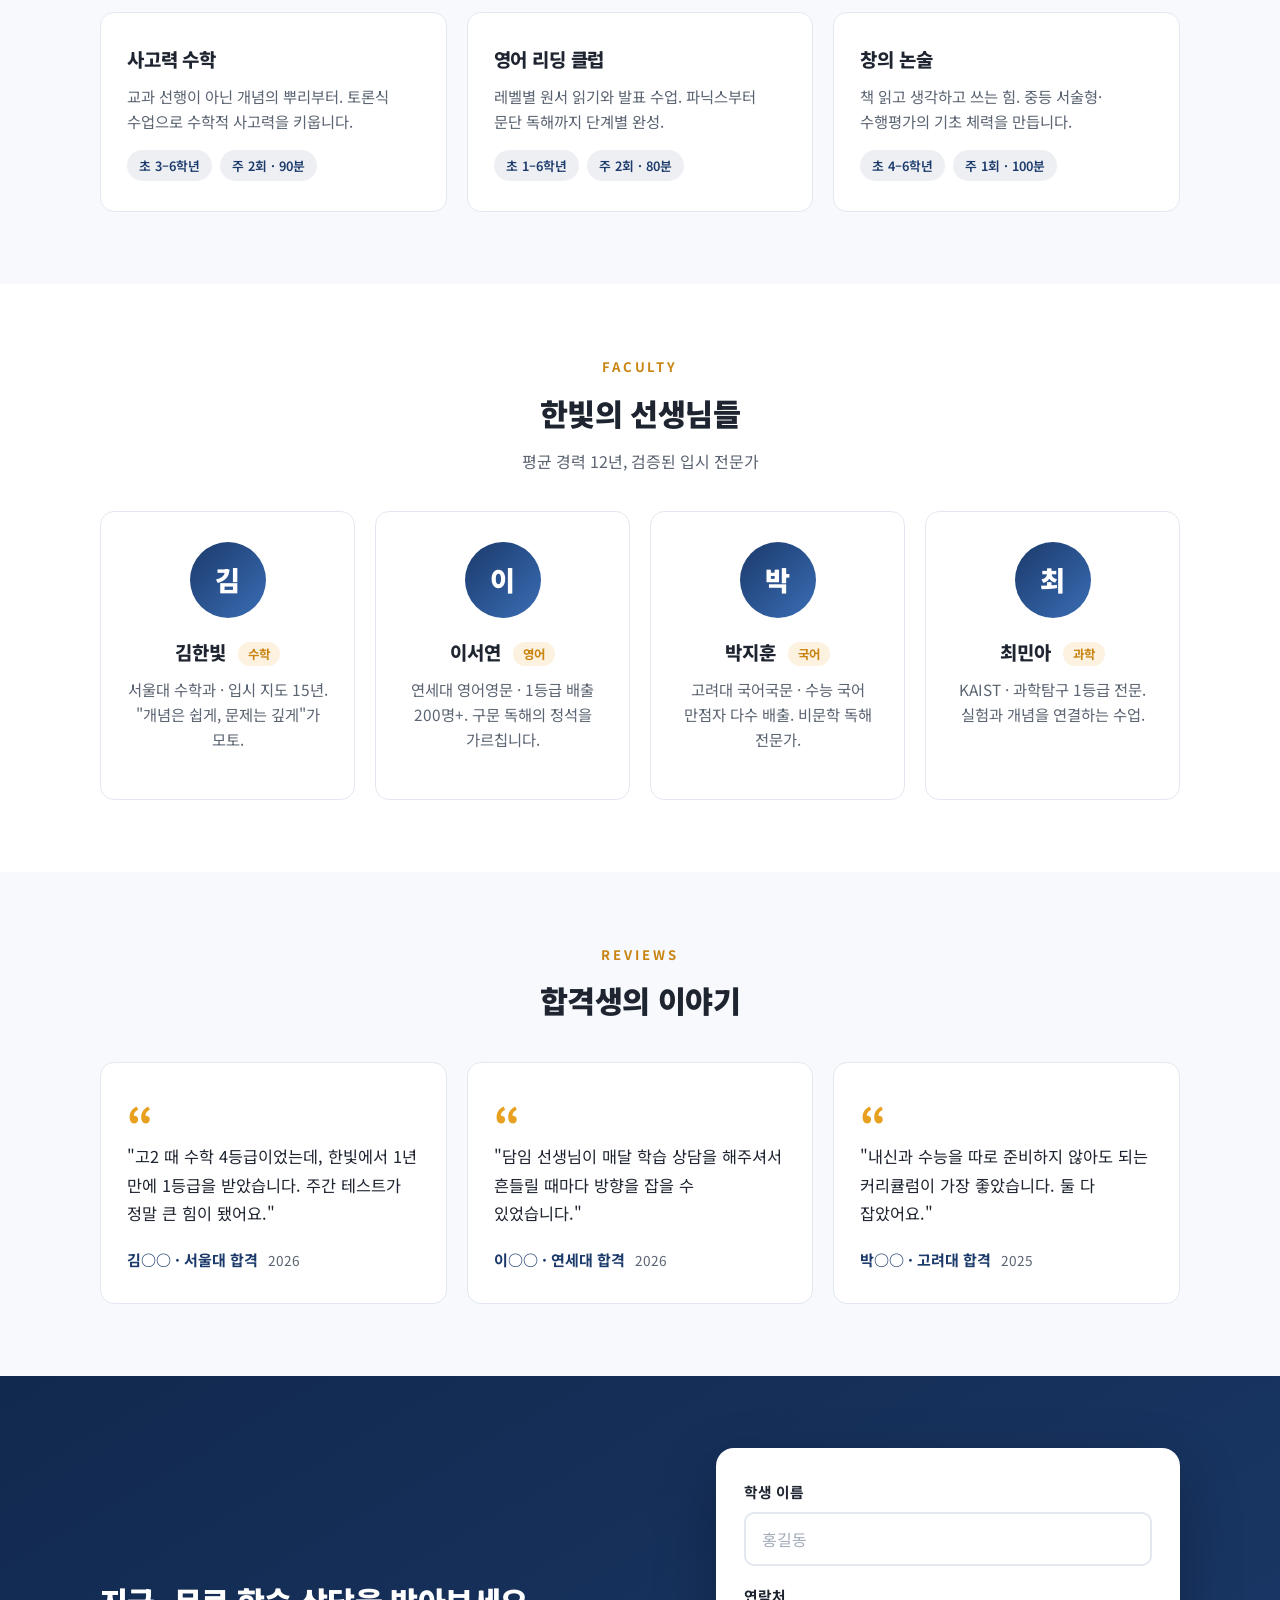
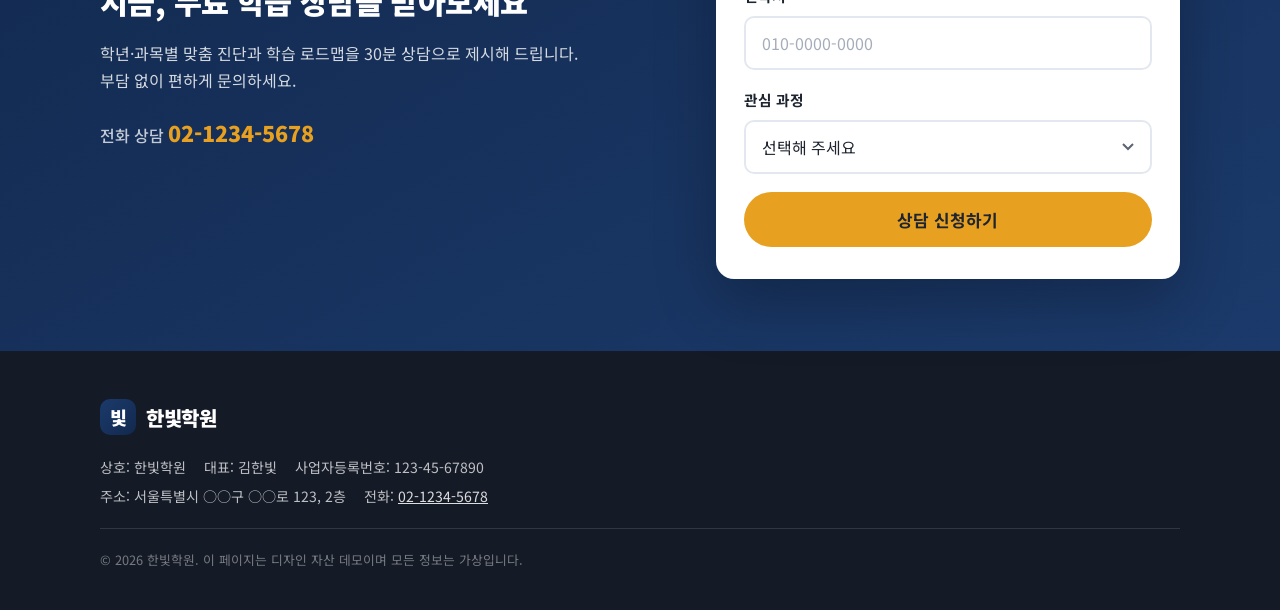
<file: assets/tmpl-open-school/demo.html>
<!DOCTYPE html>
<html lang="ko">
<head>
<meta charset="UTF-8">
<meta name="viewport" content="width=device-width, initial-scale=1.0">
<title>한빛학원 — 2026 대입, 한빛이 증명합니다</title>
<meta name="description" content="한빛학원 공식 홈페이지. 초·중·고 입시 전문 종합학원.">
<link rel="preconnect" href="https://fonts.googleapis.com">
<link rel="preconnect" href="https://fonts.gstatic.com" crossorigin>
<link href="https://fonts.googleapis.com/css2?family=Noto+Sans+KR:wght@400;500;700;900&display=swap" rel="stylesheet">
<link rel="stylesheet" href="style.css">
</head>
<body>

<header class="bi-header" id="biHeader">
  <div class="bi-header-inner">
    <a class="bi-logo" href="#home" aria-label="한빛학원 홈">
      <span class="bi-logo-mark" aria-hidden="true">빛</span>
      <span class="bi-logo-text">한빛학원</span>
    </a>
    <nav class="bi-nav" aria-label="주 메뉴">
      <a class="bi-nav-link" href="#notice">공지사항</a>
      <a class="bi-nav-link" href="#curriculum">커리큘럼</a>
      <a class="bi-nav-link" href="#faculty">강사진</a>
      <a class="bi-nav-link" href="#reviews">합격후기</a>
    </nav>
    <a class="bi-btn bi-btn-primary bi-header-cta" href="#consult">상담신청</a>
    <button class="bi-menu-btn" id="biMenuBtn" aria-label="메뉴 열기" aria-expanded="false" aria-controls="biMobileNav">
      <span aria-hidden="true"></span><span aria-hidden="true"></span><span aria-hidden="true"></span>
    </button>
  </div>
  <nav class="bi-mobile-nav" id="biMobileNav" aria-label="모바일 메뉴" hidden>
    <a class="bi-mobile-link" href="#notice">공지사항</a>
    <a class="bi-mobile-link" href="#curriculum">커리큘럼</a>
    <a class="bi-mobile-link" href="#faculty">강사진</a>
    <a class="bi-mobile-link" href="#reviews">합격후기</a>
    <a class="bi-btn bi-btn-primary bi-mobile-cta" href="#consult">상담신청</a>
  </nav>
</header>

<main id="home">

  <!-- 히어로 -->
  <section class="bi-hero" aria-labelledby="biHeroTitle">
    <div class="bi-hero-inner">
      <p class="bi-hero-kicker">2026학년도 대입 실적 공개</p>
      <h1 class="bi-hero-title" id="biHeroTitle">2026 대입,<br>한빛이 증명합니다</h1>
      <p class="bi-hero-sub">한 명의 학생도 놓치지 않는 밀착 관리.<br>초·중·고 전 과정 입시 전문 시스템.</p>
      <div class="bi-hero-actions">
        <a class="bi-btn bi-btn-accent bi-btn-lg" href="#consult">무료 상담 신청</a>
        <a class="bi-btn bi-btn-ghost bi-btn-lg" href="#curriculum">커리큘럼 보기</a>
      </div>
      <dl class="bi-hero-stats">
        <div class="bi-stat">
          <dt class="bi-stat-label">서울대 합격</dt>
          <dd class="bi-stat-value"><span data-bi-count="12">0</span>명</dd>
        </div>
        <div class="bi-stat">
          <dt class="bi-stat-label">연·고대 합격</dt>
          <dd class="bi-stat-value"><span data-bi-count="38">0</span>명</dd>
        </div>
        <div class="bi-stat">
          <dt class="bi-stat-label">재원생</dt>
          <dd class="bi-stat-value"><span data-bi-count="1200">0</span>명</dd>
        </div>
      </dl>
      <p class="bi-hero-note">* 위 수치는 예시용 가상 데이터입니다.</p>
    </div>
  </section>

  <!-- 공지사항 -->
  <section class="bi-section bi-notice" id="notice" aria-labelledby="biNoticeTitle">
    <div class="bi-container">
      <div class="bi-section-head">
        <h2 class="bi-section-title" id="biNoticeTitle">공지사항</h2>
        <a class="bi-more" href="#notice">전체보기 <span aria-hidden="true">→</span></a>
      </div>
      <ul class="bi-notice-list">
        <li class="bi-notice-item">
          <a class="bi-notice-link" href="#notice">
            <span class="bi-badge-new">NEW</span>
            <span class="bi-notice-text">2026 겨울방학 특강 수강생 모집 (선착순 120명)</span>
            <time class="bi-notice-date" datetime="2026-10-10">2026.10.10</time>
          </a>
        </li>
        <li class="bi-notice-item">
          <a class="bi-notice-link" href="#notice">
            <span class="bi-notice-text">11월 전국 모의고사 대비 파이널 특강 안내</span>
            <time class="bi-notice-date" datetime="2026-10-02">2026.10.02</time>
          </a>
        </li>
        <li class="bi-notice-item">
          <a class="bi-notice-link" href="#notice">
            <span class="bi-notice-text">학부모 설명회 개최 — 고등 입시 전략 (10/25 토)</span>
            <time class="bi-notice-date" datetime="2026-09-28">2026.09.28</time>
          </a>
        </li>
        <li class="bi-notice-item">
          <a class="bi-notice-link" href="#notice">
            <span class="bi-notice-text">10월 휴원일 및 보강 일정 안내</span>
            <time class="bi-notice-date" datetime="2026-09-20">2026.09.20</time>
          </a>
        </li>
      </ul>
    </div>
  </section>

  <!-- 커리큘럼 -->
  <section class="bi-section bi-curriculum" id="curriculum" aria-labelledby="biCurriculumTitle">
    <div class="bi-container">
      <div class="bi-section-head bi-section-head-center">
        <p class="bi-section-kicker">CURRICULUM</p>
        <h2 class="bi-section-title" id="biCurriculumTitle">학년별 커리큘럼</h2>
        <p class="bi-section-sub">학년이 올라갈수록 깊어지는, 끊기지 않는 학습 설계</p>
      </div>
      <div class="bi-tabs" role="tablist" aria-label="학년 선택">
        <button class="bi-tab bi-is-active" role="tab" aria-selected="true" aria-controls="biPanelElem" id="biTabElem" data-bi-tab="elem">초등부</button>
        <button class="bi-tab" role="tab" aria-selected="false" aria-controls="biPanelMid" id="biTabMid" data-bi-tab="mid" tabindex="-1">중등부</button>
        <button class="bi-tab" role="tab" aria-selected="false" aria-controls="biPanelHigh" id="biTabHigh" data-bi-tab="high" tabindex="-1">고등부</button>
      </div>
      <div class="bi-tab-panels">
        <div class="bi-panel bi-is-active" role="tabpanel" id="biPanelElem" aria-labelledby="biTabElem">
          <div class="bi-cards">
            <article class="bi-card">
              <h3 class="bi-card-title">사고력 수학</h3>
              <p class="bi-card-desc">교과 선행이 아닌 개념의 뿌리부터. 토론식 수업으로 수학적 사고력을 키웁니다.</p>
              <ul class="bi-card-meta"><li>초 3–6학년</li><li>주 2회 · 90분</li></ul>
            </article>
            <article class="bi-card">
              <h3 class="bi-card-title">영어 리딩 클럽</h3>
              <p class="bi-card-desc">레벨별 원서 읽기와 발표 수업. 파닉스부터 문단 독해까지 단계별 완성.</p>
              <ul class="bi-card-meta"><li>초 1–6학년</li><li>주 2회 · 80분</li></ul>
            </article>
            <article class="bi-card">
              <h3 class="bi-card-title">창의 논술</h3>
              <p class="bi-card-desc">책 읽고 생각하고 쓰는 힘. 중등 서술형·수행평가의 기초 체력을 만듭니다.</p>
              <ul class="bi-card-meta"><li>초 4–6학년</li><li>주 1회 · 100분</li></ul>
            </article>
          </div>
        </div>
        <div class="bi-panel" role="tabpanel" id="biPanelMid" aria-labelledby="biTabMid" hidden>
          <div class="bi-cards">
            <article class="bi-card">
              <h3 class="bi-card-title">내신 완성 수학</h3>
              <p class="bi-card-desc">학교별 기출 분석 기반. 중간·기말 4주 전부터 실전 모드로 전환됩니다.</p>
              <ul class="bi-card-meta"><li>중 1–3학년</li><li>주 3회 · 100분</li></ul>
            </article>
            <article class="bi-card">
              <h3 class="bi-card-title">영어 내신+수능</h3>
              <p class="bi-card-desc">내신 어휘·문법과 수능 독해를 한 번에. 중3부터 고등 과정 선행 연결.</p>
              <ul class="bi-card-meta"><li>중 1–3학년</li><li>주 3회 · 100분</li></ul>
            </article>
            <article class="bi-card">
              <h3 class="bi-card-title">과학 탐구반</h3>
              <p class="bi-card-desc">물·화·생·지 통합 개념 정리와 실험 보고서 작성까지.</p>
              <ul class="bi-card-meta"><li>중 2–3학년</li><li>주 2회 · 90분</li></ul>
            </article>
          </div>
        </div>
        <div class="bi-panel" role="tabpanel" id="biPanelHigh" aria-labelledby="biTabHigh" hidden>
          <div class="bi-cards">
            <article class="bi-card">
              <h3 class="bi-card-title">수능 수학 파이널</h3>
              <p class="bi-card-desc">킬러 문항 유형별 정복과 시간 관리 훈련. 주간 모의고사로 실전 감각 유지.</p>
              <ul class="bi-card-meta"><li>고 1–3학년</li><li>주 4회 · 120분</li></ul>
            </article>
            <article class="bi-card">
              <h3 class="bi-card-title">수능 영어 1등급반</h3>
              <p class="bi-card-desc">빈칸·순서·삽입 유형 집중 공략. 매일 단어 테스트와 구문 분석.</p>
              <ul class="bi-card-meta"><li>고 1–3학년</li><li>주 4회 · 100분</li></ul>
            </article>
            <article class="bi-card">
              <h3 class="bi-card-title">논술·면접 대비</h3>
              <p class="bi-card-desc">대학별 출제 경향 분석과 1:1 첨삭. 수시 6개 전형 맞춤 전략.</p>
              <ul class="bi-card-meta"><li>고 3학년</li><li>주 2회 · 120분</li></ul>
            </article>
          </div>
        </div>
      </div>
    </div>
  </section>

  <!-- 강사진 -->
  <section class="bi-section bi-faculty" id="faculty" aria-labelledby="biFacultyTitle">
    <div class="bi-container">
      <div class="bi-section-head bi-section-head-center">
        <p class="bi-section-kicker">FACULTY</p>
        <h2 class="bi-section-title" id="biFacultyTitle">한빛의 선생님들</h2>
        <p class="bi-section-sub">평균 경력 12년, 검증된 입시 전문가</p>
      </div>
      <div class="bi-cards bi-faculty-grid">
        <article class="bi-card bi-teacher">
          <div class="bi-avatar" aria-hidden="true">김</div>
          <h3 class="bi-card-title">김한빛 <span class="bi-teacher-subject">수학</span></h3>
          <p class="bi-card-desc">서울대 수학과 · 입시 지도 15년. "개념은 쉽게, 문제는 깊게"가 모토.</p>
        </article>
        <article class="bi-card bi-teacher">
          <div class="bi-avatar" aria-hidden="true">이</div>
          <h3 class="bi-card-title">이서연 <span class="bi-teacher-subject">영어</span></h3>
          <p class="bi-card-desc">연세대 영어영문 · 1등급 배출 200명+. 구문 독해의 정석을 가르칩니다.</p>
        </article>
        <article class="bi-card bi-teacher">
          <div class="bi-avatar" aria-hidden="true">박</div>
          <h3 class="bi-card-title">박지훈 <span class="bi-teacher-subject">국어</span></h3>
          <p class="bi-card-desc">고려대 국어국문 · 수능 국어 만점자 다수 배출. 비문학 독해 전문가.</p>
        </article>
        <article class="bi-card bi-teacher">
          <div class="bi-avatar" aria-hidden="true">최</div>
          <h3 class="bi-card-title">최민아 <span class="bi-teacher-subject">과학</span></h3>
          <p class="bi-card-desc">KAIST · 과학탐구 1등급 전문. 실험과 개념을 연결하는 수업.</p>
        </article>
      </div>
    </div>
  </section>

  <!-- 합격후기 -->
  <section class="bi-section bi-reviews" id="reviews" aria-labelledby="biReviewsTitle">
    <div class="bi-container">
      <div class="bi-section-head bi-section-head-center">
        <p class="bi-section-kicker">REVIEWS</p>
        <h2 class="bi-section-title" id="biReviewsTitle">합격생의 이야기</h2>
      </div>
      <div class="bi-cards">
        <figure class="bi-card bi-review">
          <blockquote class="bi-review-quote">"고2 때 수학 4등급이었는데, 한빛에서 1년 만에 1등급을 받았습니다. 주간 테스트가 정말 큰 힘이 됐어요."</blockquote>
          <figcaption class="bi-review-author">김○○ · 서울대 합격 <span class="bi-review-year">2026</span></figcaption>
        </figure>
        <figure class="bi-card bi-review">
          <blockquote class="bi-review-quote">"담임 선생님이 매달 학습 상담을 해주셔서 흔들릴 때마다 방향을 잡을 수 있었습니다."</blockquote>
          <figcaption class="bi-review-author">이○○ · 연세대 합격 <span class="bi-review-year">2026</span></figcaption>
        </figure>
        <figure class="bi-card bi-review">
          <blockquote class="bi-review-quote">"내신과 수능을 따로 준비하지 않아도 되는 커리큘럼이 가장 좋았습니다. 둘 다 잡았어요."</blockquote>
          <figcaption class="bi-review-author">박○○ · 고려대 합격 <span class="bi-review-year">2025</span></figcaption>
        </figure>
      </div>
    </div>
  </section>

  <!-- 상담신청 CTA -->
  <section class="bi-section bi-cta" id="consult" aria-labelledby="biCtaTitle">
    <div class="bi-container bi-cta-inner">
      <div class="bi-cta-text">
        <h2 class="bi-cta-title" id="biCtaTitle">지금, 무료 학습 상담을 받아보세요</h2>
        <p class="bi-cta-sub">학년·과목별 맞춤 진단과 학습 로드맵을 30분 상담으로 제시해 드립니다.<br>부담 없이 편하게 문의하세요.</p>
        <p class="bi-cta-phone">전화 상담 <a class="bi-cta-tel" href="tel:02-1234-5678">02-1234-5678</a></p>
      </div>
      <form class="bi-form" id="biConsultForm" novalidate>
        <div class="bi-field">
          <label class="bi-label" for="biName">학생 이름</label>
          <input class="bi-input" type="text" id="biName" name="name" placeholder="홍길동" autocomplete="name" required>
        </div>
        <div class="bi-field">
          <label class="bi-label" for="biPhone">연락처</label>
          <input class="bi-input" type="tel" id="biPhone" name="phone" placeholder="010-0000-0000" autocomplete="tel" inputmode="tel" required>
        </div>
        <div class="bi-field">
          <label class="bi-label" for="biCourse">관심 과정</label>
          <select class="bi-input bi-select" id="biCourse" name="course" required>
            <option value="">선택해 주세요</option>
            <option value="elem">초등부</option>
            <option value="mid">중등부</option>
            <option value="high">고등부</option>
          </select>
        </div>
        <p class="bi-form-error" id="biFormError" role="alert" hidden></p>
        <button class="bi-btn bi-btn-accent bi-btn-lg bi-form-submit" type="submit">상담 신청하기</button>
        <p class="bi-form-done" id="biFormDone" role="status" hidden>신청이 접수되었습니다. 담당자가 24시간 이내에 연락드리겠습니다.</p>
      </form>
    </div>
  </section>

</main>

<footer class="bi-footer">
  <div class="bi-container bi-footer-inner">
    <div class="bi-footer-brand">
      <span class="bi-logo-mark" aria-hidden="true">빛</span>
      <span class="bi-logo-text">한빛학원</span>
    </div>
    <address class="bi-footer-info">
      <span>상호: 한빛학원</span>
      <span>대표: 김한빛</span>
      <span>사업자등록번호: 123-45-67890</span><br>
      <span>주소: 서울특별시 ○○구 ○○로 123, 2층</span>
      <span>전화: <a href="tel:02-1234-5678">02-1234-5678</a></span>
    </address>
    <p class="bi-footer-copy">© 2026 한빛학원. 이 페이지는 디자인 자산 데모이며 모든 정보는 가상입니다.</p>
  </div>
</footer>

<script src="script.js"></script>
</body>
</html>
</file>
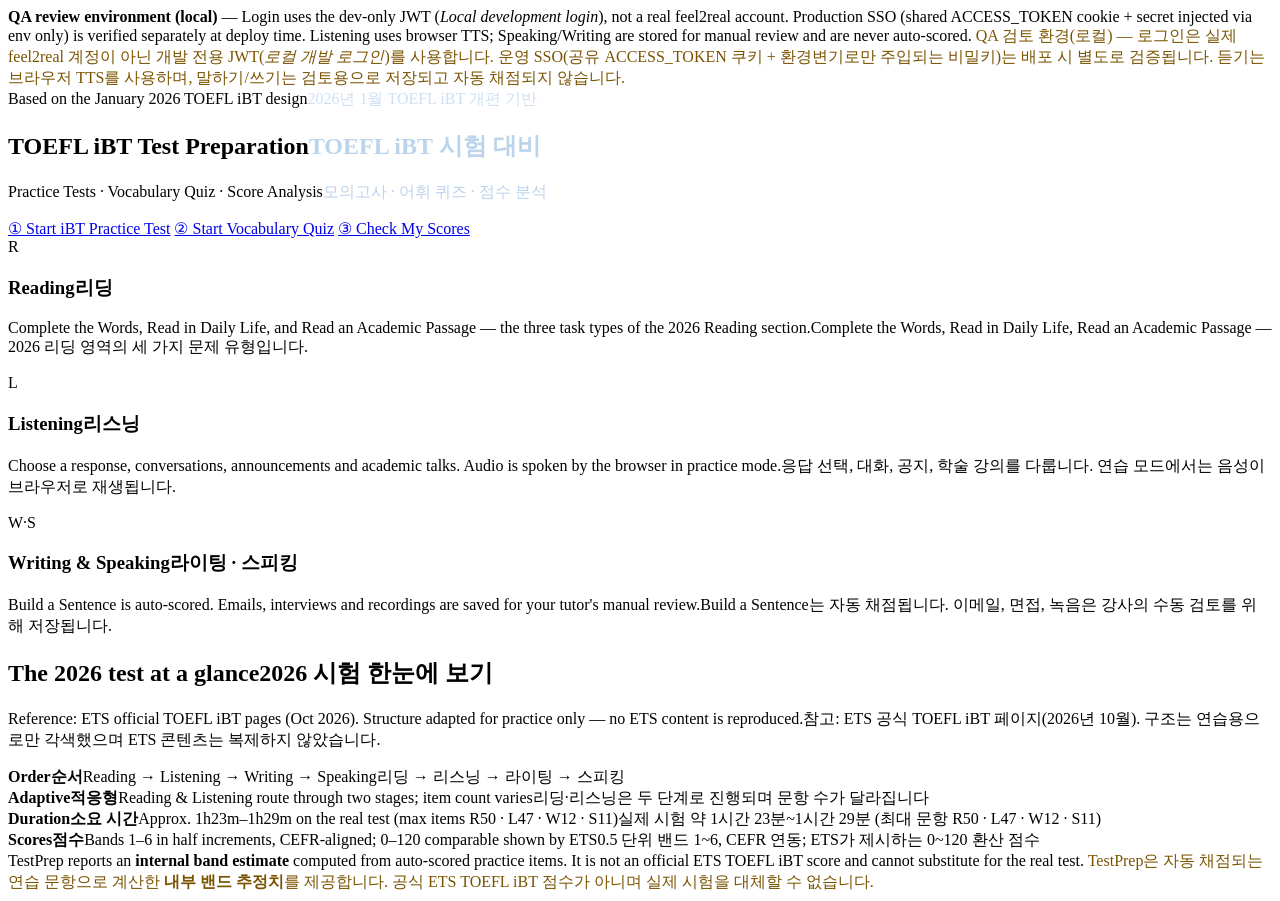
<file: testprep/src/main/resources/templates/testprep/home.html>
<!DOCTYPE html>
<html lang="en" xmlns:th="http://www.thymeleaf.org">
<head th:replace="~{fragments/base :: head('TOEFL iBT Test Preparation')}"></head>
<body>
<script th:inline="javascript">window.TP_SSO_LOGIN = /*[[${ssoLoginUrl}]]*/ 'https://feel2real.co.kr/home';</script>
<nav th:replace="~{fragments/base :: nav('home')}"></nav>

<section class="hero">
  <div class="wrap">
    <div class="qa-banner" th:if="${qaMode}">
      <b>QA review environment (local)</b> — Login uses the dev-only JWT (<i>Local development login</i>),
      not a real feel2real account. Production SSO (shared ACCESS_TOKEN cookie + secret injected via env only)
      is verified separately at deploy time. Listening uses browser TTS; Speaking/Writing are stored for
      manual review and are never auto-scored.
      <span class="ko" style="color:#7a5300">QA 검토 환경(로컬) — 로그인은 실제 feel2real 계정이 아닌 개발 전용 JWT(<i>로컬 개발 로그인</i>)를 사용합니다. 운영 SSO(공유 ACCESS_TOKEN 쿠키 + 환경변기로만 주입되는 비밀키)는 배포 시 별도로 검증됩니다. 듣기는 브라우저 TTS를 사용하며, 말하기/쓰기는 검토용으로 저장되고 자동 채점되지 않습니다.</span>
    </div>
    <span class="badge">Based on the January 2026 TOEFL iBT design<span class="ko" style="color:#cfe0f5">2026년 1월 TOEFL iBT 개편 기반</span></span>
    <h1>TOEFL iBT Test Preparation<span class="ko" style="color:#bcd3ec">TOEFL iBT 시험 대비</span></h1>
    <p class="sub">Practice Tests · Vocabulary Quiz · Score Analysis<span class="ko" style="color:#bcd3ec">모의고사 · 어휘 퀴즈 · 점수 분석</span></p>
    <div class="hero-btns">
      <a class="btn btn-primary" href="/testprep/practice">① Start iBT Practice Test</a>
      <a class="btn btn-primary" href="/testprep/vocab">② Start Vocabulary Quiz</a>
      <a class="btn btn-ghost" href="/testprep/scores">③ Check My Scores</a>
    </div>
  </div>
</section>

<div class="wrap">
  <div class="grid">
    <div class="card">
      <div class="num">R</div>
      <h3>Reading<span class="ko">리딩</span></h3>
      <p>Complete the Words, Read in Daily Life, and Read an Academic Passage — the three task types of the 2026 Reading section.<span class="ko">Complete the Words, Read in Daily Life, Read an Academic Passage — 2026 리딩 영역의 세 가지 문제 유형입니다.</span></p>
    </div>
    <div class="card">
      <div class="num">L</div>
      <h3>Listening<span class="ko">리스닝</span></h3>
      <p>Choose a response, conversations, announcements and academic talks. Audio is spoken by the browser in practice mode.<span class="ko">응답 선택, 대화, 공지, 학술 강의를 다룹니다. 연습 모드에서는 음성이 브라우저로 재생됩니다.</span></p>
    </div>
    <div class="card">
      <div class="num">W·S</div>
      <h3>Writing &amp; Speaking<span class="ko">라이팅 · 스피킹</span></h3>
      <p>Build a Sentence is auto-scored. Emails, interviews and recordings are saved for your tutor's manual review.<span class="ko">Build a Sentence는 자동 채점됩니다. 이메일, 면접, 녹음은 강사의 수동 검토를 위해 저장됩니다.</span></p>
    </div>
  </div>

  <section class="section">
    <h2>The 2026 test at a glance<span class="ko">2026 시험 한눈에 보기</span></h2>
    <p class="lead">Reference: ETS official TOEFL iBT pages (Oct 2026). Structure adapted for practice only — no ETS content is reproduced.<span class="ko">참고: ETS 공식 TOEFL iBT 페이지(2026년 10월). 구조는 연습용으로만 각색했으며 ETS 콘텐츠는 복제하지 않았습니다.</span></p>
    <div class="fact-grid">
      <div class="fact"><b>Order<span class="ko">순서</span></b><span>Reading → Listening → Writing → Speaking<span class="ko">리딩 → 리스닝 → 라이팅 → 스피킹</span></span></div>
      <div class="fact"><b>Adaptive<span class="ko">적응형</span></b><span>Reading &amp; Listening route through two stages; item count varies<span class="ko">리딩·리스닝은 두 단계로 진행되며 문항 수가 달라집니다</span></span></div>
      <div class="fact"><b>Duration<span class="ko">소요 시간</span></b><span>Approx. 1h23m–1h29m on the real test (max items R50 · L47 · W12 · S11)<span class="ko">실제 시험 약 1시간 23분~1시간 29분 (최대 문항 R50 · L47 · W12 · S11)</span></span></div>
      <div class="fact"><b>Scores<span class="ko">점수</span></b><span>Bands 1–6 in half increments, CEFR-aligned; 0–120 comparable shown by ETS<span class="ko">0.5 단위 밴드 1~6, CEFR 연동; ETS가 제시하는 0~120 환산 점수</span></span></div>
    </div>
  </section>

  <section class="section">
    <div class="disclaimer">
      TestPrep reports an <strong>internal band estimate</strong> computed from auto-scored practice items.
      It is not an official ETS TOEFL iBT score and cannot substitute for the real test.
      <span class="ko" style="color:#7a5300">TestPrep은 자동 채점되는 연습 문항으로 계산한 <strong>내부 밴드 추정치</strong>를 제공합니다. 공식 ETS TOEFL iBT 점수가 아니며 실제 시험을 대체할 수 없습니다.</span>
    </div>
  </section>
</div>

<div th:replace="~{fragments/base :: footer}"></div>
</body>
</html>
</file>
<file: qoder/publishing-editor/css/publishing_editor.css>
/* BuildIt 출판 편집기 — publishing_editor.css
   디자인 기준: BuildIt DESIGN.md (F2R blue #2F6FED, 흰 카드, 차분한 위계) */

:root {
  --blue: #2F6FED;
  --blue-dark: #1F4FBF;
  --blue-soft: #EAF0FE;
  --ink: #1C2430;
  --ink-2: #4A5568;
  --muted: #8A94A6;
  --line: #E3E8F0;
  --bg: #F4F6FA;
  --card: #FFFFFF;
  --ok: #1E8E5A;
  --warn: #C77700;
  --err: #D64545;
  --radius: 10px;
  --shadow: 0 1px 3px rgba(28, 36, 48, .08);
  --font: -apple-system, BlinkMacSystemFont, "Segoe UI", "Noto Sans KR", Roboto, sans-serif;
}

* { box-sizing: border-box; }
[hidden] { display: none !important; }
html, body { margin: 0; padding: 0; }
body {
  font-family: var(--font);
  color: var(--ink);
  background: var(--bg);
  font-size: 14px;
  line-height: 1.5;
}

button { font-family: inherit; }
.muted { color: var(--muted); font-weight: normal; font-size: .92em; }

/* ── 공용 버튼/칩 ─────────────────────────── */
.btn {
  border: 1px solid var(--line);
  background: var(--card);
  color: var(--ink);
  border-radius: 8px;
  padding: 8px 14px;
  font-size: 13px;
  cursor: pointer;
  transition: background .15s, border-color .15s;
}
.btn:hover:not(:disabled) { border-color: var(--blue); color: var(--blue); }
.btn:disabled { opacity: .45; cursor: not-allowed; }
.btn-primary { background: var(--blue); border-color: var(--blue); color: #fff; }
.btn-primary:hover:not(:disabled) { background: var(--blue-dark); border-color: var(--blue-dark); color: #fff; }
.btn-ghost { border-color: transparent; background: transparent; }
.btn-ghost:hover:not(:disabled) { background: var(--blue-soft); }
.btn-sm { padding: 4px 10px; font-size: 12px; }
.btn-block { width: 100%; }

.chip {
  display: inline-block;
  background: var(--blue-soft);
  color: var(--blue-dark);
  border-radius: 999px;
  padding: 2px 10px;
  font-size: 12px;
  white-space: nowrap;
}

.mock-badge {
  background: #FFF4D6;
  color: #8A6100;
  border: 1px dashed #E0B84C;
  border-radius: 6px;
  padding: 2px 8px;
  font-size: 11px;
  font-weight: 700;
  white-space: nowrap;
}

/* ── 프로젝트 목록 뷰 ─────────────────────── */
.view { min-height: 100vh; }
.app-topbar {
  display: flex; align-items: center; justify-content: space-between;
  background: var(--card); border-bottom: 1px solid var(--line);
  padding: 14px 24px;
}
.brand-logo { color: var(--blue); font-weight: 800; font-size: 18px; }
.brand-sub { margin-left: 10px; color: var(--muted); font-size: 13px; }

.projects-body { max-width: 1080px; margin: 0 auto; padding: 24px 16px 48px; }
.projects-head { display: flex; align-items: center; justify-content: space-between; margin-bottom: 18px; }
.projects-head h1 { font-size: 22px; margin: 0; }

.project-grid { list-style: none; display: grid; grid-template-columns: repeat(auto-fill, minmax(260px, 1fr)); gap: 16px; padding: 0; margin: 0; }
.project-card {
  background: var(--card); border: 1px solid var(--line); border-radius: var(--radius);
  padding: 16px; cursor: pointer; box-shadow: var(--shadow);
  transition: transform .12s, box-shadow .12s;
}
.project-card:hover { transform: translateY(-2px); box-shadow: 0 4px 12px rgba(28,36,48,.12); }
.project-card h3 { margin: 0 0 6px; font-size: 15px; }
.project-card .meta { color: var(--muted); font-size: 12px; display: flex; gap: 8px; align-items: center; flex-wrap: wrap; }
.project-card .status-tag { font-weight: 700; }
.status-DONE { color: var(--ok); }
.status-QUEUED, .status-RUNNING { color: var(--warn); }
.status-FAILED, .status-CANCELLED { color: var(--err); }
.empty-note { color: var(--muted); padding: 32px 0; text-align: center; }

/* ── 모달 ─────────────────────────────────── */
.modal-backdrop {
  position: fixed; inset: 0; background: rgba(20, 28, 44, .45);
  display: flex; align-items: center; justify-content: center; z-index: 60; padding: 16px;
}
.modal-backdrop[hidden] { display: none; }
.modal {
  background: var(--card); border-radius: 12px; padding: 22px;
  width: min(520px, 100%); max-height: 88vh; overflow: auto;
  box-shadow: 0 12px 40px rgba(0,0,0,.2);
}
.modal h2 { margin: 0 0 14px; font-size: 17px; }
.field { display: block; margin-bottom: 14px; }
.field > span { display: block; font-weight: 700; margin-bottom: 6px; font-size: 13px; }
.field input[type="text"] {
  width: 100%; padding: 9px 12px; border: 1px solid var(--line); border-radius: 8px; font-size: 14px;
}
fieldset.field { border: 0; padding: 0; margin: 0 0 14px; }
fieldset.field legend { font-weight: 700; margin-bottom: 8px; font-size: 13px; padding: 0; }
.modal-actions { display: flex; justify-content: flex-end; gap: 10px; margin-top: 18px; }

.template-options { display: grid; gap: 8px; }
.template-option {
  display: flex; gap: 10px; align-items: center;
  border: 1px solid var(--line); border-radius: 8px; padding: 10px 12px; cursor: pointer;
}
.template-option:hover, .template-option.selected { border-color: var(--blue); background: var(--blue-soft); }
.template-option input { accent-color: var(--blue); }
.template-option .t-name { font-weight: 700; }
.template-option .t-size { color: var(--muted); font-size: 12px; }
.template-swatch { width: 26px; height: 34px; border: 1px solid var(--line); background: #fff; border-radius: 3px; flex: none; }

.radio-row { display: block; padding: 6px 0; cursor: pointer; }
.radio-row input { accent-color: var(--blue); margin-right: 6px; }

/* ── 편집기 상단바 ─────────────────────────── */
.editor-topbar {
  display: flex; align-items: center; gap: 12px;
  background: var(--card); border-bottom: 1px solid var(--line);
  padding: 10px 16px; position: sticky; top: 0; z-index: 30;
}
#btn-back { font-size: 18px; }
.topbar-id { display: flex; align-items: center; gap: 8px; min-width: 0; flex: 1; }
.topbar-id strong { overflow: hidden; text-overflow: ellipsis; white-space: nowrap; max-width: 260px; }
.topbar-actions { display: flex; gap: 8px; flex-wrap: wrap; }

/* ── 작업 진행 바 ─────────────────────────── */
.job-progress {
  background: var(--blue-soft); border-bottom: 1px solid var(--line);
  padding: 8px 16px; display: flex; align-items: center; gap: 12px; font-size: 12px;
}
.job-progress-meta { display: flex; gap: 8px; min-width: 180px; }
#job-pct { font-weight: 700; color: var(--blue-dark); }
.progress-track { flex: 1; height: 6px; background: #d6e1fb; border-radius: 999px; overflow: hidden; }
.progress-fill { height: 100%; width: 0%; background: var(--blue); transition: width .6s linear; }

/* ── 3열 편집기 그리드 ────────────────────── */
.editor-grid {
  display: grid;
  grid-template-columns: 240px minmax(0, 1fr) 360px;
  gap: 14px;
  padding: 14px;
  align-items: start;
  height: calc(100vh - 60px);
}
body.has-jobbar .editor-grid { height: calc(100vh - 100px); }

.panel {
  background: var(--card); border: 1px solid var(--line); border-radius: var(--radius);
  box-shadow: var(--shadow); height: 100%; display: flex; flex-direction: column;
  overflow: hidden; min-width: 0;
}
.panel-left { overflow-y: auto; }
.panel-section { padding: 14px; border-bottom: 1px solid var(--line); }
.panel-section:last-child { border-bottom: 0; }
.panel-title { font-size: 12px; text-transform: uppercase; letter-spacing: .04em; color: var(--ink-2); margin: 0 0 10px; }

/* 썸네일 목록 */
.thumb-list { list-style: none; margin: 0; padding: 0; display: grid; grid-template-columns: 1fr 1fr; gap: 8px; }
.thumb-item { cursor: pointer; border: 2px solid transparent; border-radius: 6px; overflow: hidden; background: none; padding: 0; }
.thumb-item img { width: 100%; display: block; }
.thumb-item .thumb-no { font-size: 11px; color: var(--muted); text-align: center; padding: 2px 0; }
.thumb-item.is-active { border-color: var(--blue); }
.thumb-item.is-active .thumb-no { color: var(--blue); font-weight: 700; }

/* 드롭존 */
.dropzone {
  border: 2px dashed var(--line); border-radius: 8px; padding: 14px; text-align: center;
  transition: border-color .15s, background .15s;
}
.dropzone p { margin: 4px 0; }
.dropzone.dragover, .dropzone:focus { border-color: var(--blue); background: var(--blue-soft); outline: none; }
.upload-last { font-size: 12px; color: var(--ink-2); }

/* ── 중앙 미리보기 ────────────────────────── */
.preview-area {
  background: var(--card); border: 1px solid var(--line); border-radius: var(--radius);
  box-shadow: var(--shadow); display: flex; flex-direction: column; height: 100%; overflow: hidden; min-width: 0;
}
.viewer-toolbar {
  display: flex; align-items: center; gap: 14px; flex-wrap: wrap;
  padding: 10px 14px; border-bottom: 1px solid var(--line);
}
.pager { display: flex; align-items: center; gap: 6px; }
.page-input { width: 52px; text-align: center; border: 1px solid var(--line); border-radius: 6px; padding: 5px; font-size: 13px; }
.zoomer { display: flex; align-items: center; gap: 6px; }
#zoom-label { min-width: 46px; text-align: center; font-weight: 700; font-size: 12px; }
.spread-toggle { display: flex; align-items: center; gap: 6px; font-size: 13px; cursor: pointer; }
.spread-toggle input { accent-color: var(--blue); }

.preview-scroll { flex: 1; overflow: auto; background: #EDF0F5; padding: 20px; }
.preview-holder { min-height: 100%; display: flex; align-items: center; justify-content: center; }
.page-frame { position: relative; display: flex; gap: 4px; box-shadow: 0 4px 24px rgba(20,28,44,.18); background: #fff; }
.page-img { display: block; background: #fff; max-width: 100%; }
.preview-loading {
  position: absolute; inset: 0; display: flex; align-items: center; justify-content: center;
  background: rgba(255,255,255,.75); font-weight: 700; color: var(--blue-dark);
}
.preview-loading[hidden] { display: none; }

/* ── 우 패널 탭 ───────────────────────────── */
.panel-right { min-width: 0; }
.right-tabs { display: flex; border-bottom: 1px solid var(--line); flex: none; }
.right-tabs .tab {
  flex: 1; border: 0; background: none; padding: 11px 4px; font-size: 13px; font-weight: 700;
  color: var(--ink-2); cursor: pointer; border-bottom: 2px solid transparent;
}
.right-tabs .tab.is-active { color: var(--blue); border-bottom-color: var(--blue); }
.tab-panel { display: none; overflow-y: auto; padding: 14px; flex: 1; min-height: 0; }
.tab-panel.is-active { display: block; }

/* 스타일 패널 */
.style-target-note {
  background: var(--blue-soft); border-radius: 8px; padding: 8px 10px; margin-bottom: 12px; font-size: 12px;
}
.style-list { list-style: none; margin: 0 0 16px; padding: 0; }
.style-list li {
  display: flex; align-items: center; justify-content: space-between; gap: 8px;
  border: 1px solid var(--line); border-radius: 8px; padding: 7px 10px; margin-bottom: 6px; background: #fff;
}
.style-list .s-name { font-weight: 700; font-size: 13px; }
.style-list .s-label { color: var(--muted); font-size: 11px; }
.style-list-char li { padding: 5px 10px; }
.font-note { font-size: 12px; color: var(--ink-2); background: #F7F9FC; border-radius: 8px; padding: 8px 10px; margin: 0; }

/* AI 채팅 */
.ai-log { display: flex; flex-direction: column; gap: 10px; padding-bottom: 10px; min-height: 120px; }
.ai-msg { max-width: 92%; border-radius: 10px; padding: 8px 12px; font-size: 13px; }
.ai-msg.user { align-self: flex-end; background: var(--blue); color: #fff; }
.ai-msg.agent { align-self: flex-start; background: #F0F3F9; }
.ai-msg.system { align-self: center; background: none; color: var(--muted); font-size: 11px; text-align: center; }
.plan-card {
  align-self: stretch; border: 1px solid var(--blue); border-radius: 10px; background: #fff; padding: 10px 12px;
}
.plan-card h4 { margin: 0 0 6px; font-size: 13px; color: var(--blue-dark); }
.plan-card ol { margin: 0 0 8px; padding-left: 20px; font-size: 12px; }
.plan-card li code { background: #F0F3F9; border-radius: 4px; padding: 1px 5px; font-size: 11px; }
.plan-card .plan-warn { font-size: 11px; color: var(--warn); margin: 0 0 8px; }
.plan-actions { display: flex; gap: 8px; }
.plan-card.resolved { border-color: var(--line); opacity: .75; }
.ai-form { display: flex; gap: 8px; margin-top: 10px; flex: none; }
.ai-form input { flex: 1; min-width: 0; border: 1px solid var(--line); border-radius: 8px; padding: 9px 12px; font-size: 13px; }
.ai-hint { font-size: 11px; color: var(--muted); margin: 8px 0 0; }

/* 검수 */
.preflight-head { margin-bottom: 12px; }
#preflight-scenario { margin-top: 8px; font-size: 12px; }
#preflight-scenario select { font-size: 12px; padding: 3px 6px; border: 1px solid var(--line); border-radius: 6px; }
.finding-group { margin-bottom: 14px; }
.finding-group h4 { margin: 0 0 6px; font-size: 12px; text-transform: uppercase; letter-spacing: .04em; }
.finding-group.sev-err h4 { color: var(--err); }
.finding-group.sev-warn h4 { color: var(--warn); }
.finding { border: 1px solid var(--line); border-left: 3px solid var(--warn); border-radius: 6px; padding: 7px 10px; margin-bottom: 6px; font-size: 12px; background: #fff; }
.finding.sev-err { border-left-color: var(--err); }
.finding .f-page { font-weight: 700; color: var(--blue-dark); cursor: pointer; }
.preflight-summary { border-radius: 8px; padding: 10px 12px; font-size: 13px; font-weight: 700; margin-bottom: 12px; }
.preflight-summary.pass { background: #E4F5EC; color: var(--ok); }
.preflight-summary.fail { background: #FBEAEA; color: var(--err); }
.export-blocked-note { font-size: 11px; color: var(--err); margin-top: 6px; }

/* 산출물 */
.artifact-list { list-style: none; margin: 0; padding: 0; }
.artifact-list li {
  display: flex; justify-content: space-between; align-items: center; gap: 8px;
  border: 1px solid var(--line); border-radius: 8px; padding: 9px 12px; margin-bottom: 8px; background: #fff;
}
.artifact-list .a-name { font-weight: 700; font-size: 13px; }
.artifact-list .a-meta { color: var(--muted); font-size: 11px; }
.artifact-list a { color: var(--blue); font-weight: 700; font-size: 12px; text-decoration: none; }
.artifact-list a:hover { text-decoration: underline; }

/* 버전 모달 */
.version-list { list-style: none; margin: 0; padding: 0; }
.version-list li { display: flex; justify-content: space-between; align-items: center; gap: 10px; border: 1px solid var(--line); border-radius: 8px; padding: 10px 12px; margin-bottom: 8px; }
.version-list .v-label { font-weight: 700; font-size: 13px; }
.version-list .v-meta { color: var(--muted); font-size: 11px; }
.version-list .v-current { font-size: 11px; color: var(--ok); font-weight: 700; }

/* 토스트 */
.toast {
  position: fixed; left: 50%; bottom: 28px; transform: translateX(-50%);
  background: var(--ink); color: #fff; border-radius: 8px; padding: 10px 18px;
  font-size: 13px; z-index: 100; box-shadow: 0 6px 20px rgba(0,0,0,.25); max-width: calc(100vw - 32px);
}
.toast[hidden] { display: none; }
.toast.error { background: var(--err); }

/* 매핑 테이블 */
.map-table { width: 100%; border-collapse: collapse; font-size: 13px; margin-bottom: 8px; }
.map-table th, .map-table td { border: 1px solid var(--line); padding: 7px 9px; text-align: left; }
.map-table th { background: #F7F9FC; font-size: 12px; }
.map-note { font-size: 12px; color: var(--muted); }
.map-note code { background: #F0F3F9; border-radius: 4px; padding: 1px 5px; }

/* ── 반응형 ────────────────────────────────── */

/* 태블릿: 우 패널 하단 전폭 */
@media (max-width: 1180px) {
  .editor-grid {
    grid-template-columns: 220px minmax(0, 1fr);
    grid-template-areas: "left preview" "right right";
    grid-template-rows: minmax(320px, 1fr) auto;
    height: auto;
  }
  body.has-jobbar .editor-grid { height: auto; }
  .panel-left { grid-area: left; max-height: calc(100vh - 160px); }
  .preview-area { grid-area: preview; height: calc(100vh - 160px); min-height: 420px; }
  .panel-right { grid-area: right; max-height: 520px; }
}

/* 모바일: 단일 스택 — 미리보기 → 썸네일 레일 → 탭 패널 */
@media (max-width: 760px) {
  .projects-head { flex-wrap: wrap; gap: 10px; }
  .editor-topbar { flex-wrap: wrap; padding: 8px 10px; gap: 8px; }
  .topbar-id { flex-basis: calc(100% - 44px); }
  .topbar-id strong { max-width: 150px; }
  .topbar-actions { flex: 1; justify-content: flex-end; }
  .topbar-actions .btn { padding: 7px 10px; font-size: 12px; }

  .editor-grid {
    display: flex; flex-direction: column; gap: 10px; padding: 10px;
  }
  .editor-grid > * { min-width: 0; max-width: 100%; }
  .preview-area { order: 1; height: auto; min-width: 0; }
  .preview-scroll { max-height: 52vh; padding: 12px; }
  .panel-left { order: 2; height: auto; }
  .panel-right { order: 3; height: 62vh; max-height: none; }

  /* 좌 패널: 썸네일 가로 레일 */
  .panel-left .panel-section:first-child { padding-top: 8px; }
  .thumb-list { grid-template-columns: none; grid-auto-flow: column; grid-auto-columns: 84px; overflow-x: auto; padding-bottom: 6px; }
  .panel-section { padding: 10px 14px; }

  .viewer-toolbar { gap: 8px; padding: 8px 10px; }
  .job-progress { flex-wrap: wrap; }
  .job-progress-meta { min-width: 120px; }
}

/* 대향 보기 모바일: 세로 스택 */
@media (max-width: 760px) {
  .page-frame { flex-direction: column; }
}

@media (prefers-reduced-motion: reduce) {
  * { transition: none !important; animation: none !important; }
}
</file>
<file: assets/anim-slide-in-bottom/style.css>
/* ============================================================
 * bi-slide-in-bottom — 순수 CSS 슬라이드업 등장 애니메이션
 * BuildIt 디자인 자산 (anim-slide-in-bottom)
 * ============================================================
 * 오리지널 코드 (BuildIt). Animista의 slide-in-bottom 패턴에서
 * 영감을 받았으나 모든 키프레임·클래스는 새로 작성됨.
 * Animista (BSD-2-Clause, Ana Travas) 저작권 고지는
 * README.md의 영감 출처 항목에 명시.
 * ============================================================ */

/* 기본 변수 */
.bi-reveal-grid {
  --bi-reveal-duration: 0.7s;
  --bi-reveal-easing: cubic-bezier(0.25, 0.46, 0.45, 0.94);
  --bi-reveal-distance: 48px;
  --bi-reveal-stagger: 0.12s;
}

/* 등장 전 초기 상태 (JS 없이 CSS만으로 동작) */
.bi-reveal-item {
  opacity: 0;
  transform: translate3d(0, var(--bi-reveal-distance), 0);
  will-change: transform, opacity;
  /* GPU 가속: transform/opacity만 사용 */
  animation: bi-slide-in-bottom var(--bi-reveal-duration)
    var(--bi-reveal-easing) forwards;
  animation-delay: calc(var(--bi-reveal-index, 0) * var(--bi-reveal-stagger));
}

/* 스태거용 인덱스 (HTML에서 style="--bi-reveal-index: N" 지정) */
.bi-reveal-item:nth-child(1) { --bi-reveal-index: 0; }
.bi-reveal-item:nth-child(2) { --bi-reveal-index: 1; }
.bi-reveal-item:nth-child(3) { --bi-reveal-index: 2; }
.bi-reveal-item:nth-child(4) { --bi-reveal-index: 3; }
.bi-reveal-item:nth-child(5) { --bi-reveal-index: 4; }
.bi-reveal-item:nth-child(6) { --bi-reveal-index: 5; }
.bi-reveal-item:nth-child(7) { --bi-reveal-index: 6; }
.bi-reveal-item:nth-child(8) { --bi-reveal-index: 7; }
.bi-reveal-item:nth-child(9) { --bi-reveal-index: 8; }

@keyframes bi-slide-in-bottom {
  0% {
    opacity: 0;
    transform: translate3d(0, var(--bi-reveal-distance), 0);
  }
  60% {
    opacity: 1;
  }
  100% {
    opacity: 1;
    transform: translate3d(0, 0, 0);
  }
}

/* 즉시 표시 변형 (지연 없이 한 번에) */
.bi-reveal-item.bi-no-stagger {
  animation-delay: 0s;
}

/* 사용자 모션 감소 설정 대응 (필수) */
@media (prefers-reduced-motion: reduce) {
  .bi-reveal-item {
    animation: none;
    opacity: 1;
    transform: none;
    will-change: auto;
  }
}
</file>
<file: assets/comp-hero-hyperui/style.css>
/* ============================================================
   comp-hero-hyperui — 2열 히어로 섹션 (바닐라 CSS)
   오리지널 코드. 영감: HyperUI hero (MIT) — 패턴만 참고, 코드 복사 없음.
   ============================================================ */

/* 레이아웃 */
.bi-hero {
  font-family: "Noto Sans KR", sans-serif;
  word-break: keep-all;
  background: #f8fafc;
  padding: 80px 24px;
}

.bi-hero__inner {
  max-width: 1120px;
  margin: 0 auto;
  display: grid;
  grid-template-columns: 1.05fr 0.95fr;
  gap: 48px;
  align-items: center;
}

/* 좌측 텍스트 영역 */
.bi-hero__badge {
  display: inline-block;
  font-size: 13px;
  font-weight: 700;
  color: #1d4ed8;
  background: #dbeafe;
  border-radius: 999px;
  padding: 6px 16px;
  margin: 0 0 20px;
}

.bi-hero__title {
  font-size: 40px;
  line-height: 1.35;
  font-weight: 800;
  color: #0f172a;
  margin: 0 0 18px;
  letter-spacing: -0.02em;
}

.bi-hero__title .bi-hero__accent {
  color: #1d4ed8;
}

.bi-hero__desc {
  font-size: 17px;
  line-height: 1.75;
  color: #475569;
  margin: 0 0 32px;
  word-break: keep-all;
}

/* CTA 버튼 그룹 */
.bi-hero__actions {
  display: flex;
  gap: 14px;
  flex-wrap: wrap;
}

.bi-hero__btn {
  display: inline-block;
  font-size: 16px;
  font-weight: 700;
  text-decoration: none;
  border-radius: 12px;
  padding: 15px 32px;
  transition: transform 0.15s ease, box-shadow 0.15s ease, background 0.15s ease;
}

.bi-hero__btn--primary {
  background: #1d4ed8;
  color: #ffffff;
  box-shadow: 0 8px 20px rgba(29, 78, 216, 0.28);
}

.bi-hero__btn--primary:hover {
  background: #1e40af;
  transform: translateY(-2px);
  box-shadow: 0 12px 24px rgba(29, 78, 216, 0.34);
}

.bi-hero__btn--secondary {
  background: #ffffff;
  color: #1d4ed8;
  border: 2px solid #bfdbfe;
}

.bi-hero__btn--secondary:hover {
  border-color: #1d4ed8;
  transform: translateY(-2px);
}

.bi-hero__note {
  margin-top: 20px;
  font-size: 13px;
  color: #94a3b8;
}

/* 우측 비주얼 영역 (플레이스홀더) */
.bi-hero__visual {
  position: relative;
  min-height: 420px;
  border-radius: 24px;
  background: linear-gradient(135deg, #1d4ed8 0%, #3b82f6 55%, #93c5fd 100%);
  overflow: hidden;
  box-shadow: 0 24px 48px rgba(29, 78, 216, 0.22);
}

.bi-hero__visual::before {
  content: "";
  position: absolute;
  inset: 0;
  background:
    radial-gradient(circle at 20% 25%, rgba(255, 255, 255, 0.25) 0, transparent 40%),
    radial-gradient(circle at 80% 75%, rgba(255, 255, 255, 0.18) 0, transparent 45%);
}

.bi-hero__visual-caption {
  position: absolute;
  left: 28px;
  right: 28px;
  bottom: 28px;
  background: rgba(255, 255, 255, 0.94);
  border-radius: 16px;
  padding: 20px 22px;
  box-shadow: 0 8px 24px rgba(15, 23, 42, 0.15);
}

.bi-hero__visual-title {
  font-size: 15px;
  font-weight: 800;
  color: #0f172a;
  margin: 0 0 6px;
}

.bi-hero__visual-text {
  font-size: 13px;
  line-height: 1.6;
  color: #475569;
  margin: 0;
}

/* 반응형: 모바일 1열 */
@media (max-width: 820px) {
  .bi-hero {
    padding: 56px 20px;
  }

  .bi-hero__inner {
    grid-template-columns: 1fr;
    gap: 36px;
  }

  .bi-hero__title {
    font-size: 30px;
  }

  .bi-hero__desc {
    font-size: 15px;
  }

  .bi-hero__visual {
    min-height: 300px;
    order: -1; /* 모바일에서는 비주얼을 위로 */
  }
}

@media (max-width: 420px) {
  .bi-hero__actions {
    flex-direction: column;
  }

  .bi-hero__btn {
    text-align: center;
    width: 100%;
    box-sizing: border-box;
  }
}
</file>
<file: assets/comp-nav-footer-hyperui/style.css>
/* ============================================================
   comp-nav-footer-hyperui — 내비게이션 + 푸터 (바닐라 CSS)
   오리지널 코드. 영감: HyperUI nav/footer (MIT) — 패턴만 참고, 코드 복사 없음.
   ============================================================ */

/* ---------- 내비게이션 ---------- */
.bi-nav {
  font-family: "Noto Sans KR", sans-serif;
  word-break: keep-all;
  background: #ffffff;
  border-bottom: 1px solid #e2e8f0;
  position: sticky;
  top: 0;
  z-index: 100;
}

.bi-nav__inner {
  max-width: 1120px;
  margin: 0 auto;
  padding: 0 24px;
  height: 68px;
  display: flex;
  align-items: center;
  justify-content: space-between;
}

.bi-nav__logo {
  font-size: 22px;
  font-weight: 800;
  color: #0f172a;
  text-decoration: none;
  letter-spacing: -0.02em;
}

.bi-nav__logo .bi-nav__logo-accent {
  color: #1d4ed8;
}

.bi-nav__menu {
  display: flex;
  align-items: center;
  gap: 32px;
  list-style: none;
  margin: 0;
  padding: 0;
}

.bi-nav__link {
  font-size: 15px;
  font-weight: 700;
  color: #334155;
  text-decoration: none;
  transition: color 0.15s ease;
}

.bi-nav__link:hover {
  color: #1d4ed8;
}

.bi-nav__cta {
  font-size: 14px;
  font-weight: 700;
  color: #ffffff;
  background: #1d4ed8;
  border-radius: 10px;
  padding: 10px 20px;
  text-decoration: none;
  transition: background 0.15s ease;
}

.bi-nav__cta:hover {
  background: #1e40af;
}

/* 햄버거 버튼 (모바일) */
.bi-nav__toggle {
  display: none;
  background: none;
  border: none;
  cursor: pointer;
  padding: 8px;
}

.bi-nav__toggle-bar {
  display: block;
  width: 24px;
  height: 3px;
  background: #0f172a;
  border-radius: 2px;
  margin: 5px 0;
  transition: transform 0.2s ease, opacity 0.2s ease;
}

/* 햄버거 → X 애니메이션 */
.bi-nav__toggle[aria-expanded="true"] .bi-nav__toggle-bar:nth-child(1) {
  transform: translateY(8px) rotate(45deg);
}

.bi-nav__toggle[aria-expanded="true"] .bi-nav__toggle-bar:nth-child(2) {
  opacity: 0;
}

.bi-nav__toggle[aria-expanded="true"] .bi-nav__toggle-bar:nth-child(3) {
  transform: translateY(-8px) rotate(-45deg);
}

/* ---------- 푸터 ---------- */
.bi-footer {
  font-family: "Noto Sans KR", sans-serif;
  word-break: keep-all;
  background: #0f172a;
  color: #94a3b8;
  padding: 56px 24px 32px;
}

.bi-footer__inner {
  max-width: 1120px;
  margin: 0 auto;
}

.bi-footer__brand {
  font-size: 20px;
  font-weight: 800;
  color: #ffffff;
  margin: 0 0 20px;
}

.bi-footer__brand .bi-footer__brand-accent {
  color: #60a5fa;
}

.bi-footer__info {
  display: grid;
  grid-template-columns: repeat(2, 1fr);
  gap: 10px 32px;
  margin: 0 0 28px;
  padding: 0;
  list-style: none;
  font-size: 14px;
  line-height: 1.7;
}

.bi-footer__info dt {
  display: inline;
  font-weight: 700;
  color: #cbd5e1;
}

.bi-footer__info dd {
  display: inline;
  margin: 0;
}

.bi-footer__links {
  display: flex;
  gap: 20px;
  flex-wrap: wrap;
  list-style: none;
  margin: 0 0 28px;
  padding: 0;
}

.bi-footer__links a {
  font-size: 13px;
  color: #94a3b8;
  text-decoration: none;
}

.bi-footer__links a:hover {
  color: #ffffff;
  text-decoration: underline;
}

.bi-footer__copyright {
  border-top: 1px solid #1e293b;
  padding-top: 24px;
  font-size: 13px;
  color: #64748b;
  margin: 0;
}

/* ---------- 반응형 ---------- */
@media (max-width: 760px) {
  .bi-nav__toggle {
    display: block;
  }

  .bi-nav__menu {
    display: none;
    position: absolute;
    top: 68px;
    left: 0;
    right: 0;
    background: #ffffff;
    border-bottom: 1px solid #e2e8f0;
    flex-direction: column;
    align-items: stretch;
    gap: 0;
    padding: 8px 24px 16px;
    box-shadow: 0 12px 24px rgba(15, 23, 42, 0.08);
  }

  .bi-nav__menu.bi-nav__menu--open {
    display: flex;
  }

  .bi-nav__menu li {
    border-top: 1px solid #f1f5f9;
  }

  .bi-nav__menu li:first-child {
    border-top: none;
  }

  .bi-nav__link {
    display: block;
    padding: 14px 0;
  }

  .bi-nav__cta {
    display: block;
    text-align: center;
    margin-top: 8px;
  }

  .bi-footer__info {
    grid-template-columns: 1fr;
  }
}
</file>
<file: assets/comp-team-tailblocks/style.css>
/* ============================================================
   comp-team-tailblocks — 강사진 카드 그리드 (바닐라 CSS)
   오리지널 코드. 영감: TailBlocks team (MIT) — 패턴만 참고, 코드 복사 없음.
   ============================================================ */

.bi-team {
  font-family: "Noto Sans KR", sans-serif;
  word-break: keep-all;
  background: #ffffff;
  padding: 80px 24px;
}

.bi-team__inner {
  max-width: 1120px;
  margin: 0 auto;
}

.bi-team__header {
  text-align: center;
  margin-bottom: 48px;
}

.bi-team__eyebrow {
  font-size: 13px;
  font-weight: 700;
  color: #1d4ed8;
  letter-spacing: 0.08em;
  margin: 0 0 12px;
}

.bi-team__title {
  font-size: 32px;
  font-weight: 800;
  color: #0f172a;
  margin: 0 0 14px;
  letter-spacing: -0.02em;
}

.bi-team__desc {
  font-size: 16px;
  line-height: 1.7;
  color: #64748b;
  margin: 0;
}

/* 카드 그리드: PC 4열 */
.bi-team__grid {
  display: grid;
  grid-template-columns: repeat(4, 1fr);
  gap: 24px;
  list-style: none;
  margin: 0;
  padding: 0;
}

.bi-team__card {
  background: #f8fafc;
  border: 1px solid #e2e8f0;
  border-radius: 18px;
  padding: 32px 24px;
  text-align: center;
  transition: transform 0.18s ease, box-shadow 0.18s ease;
}

.bi-team__card:hover {
  transform: translateY(-6px);
  box-shadow: 0 16px 32px rgba(15, 23, 42, 0.1);
}

/* 사진 플레이스홀더 (이니셜 아바타) */
.bi-team__photo {
  width: 104px;
  height: 104px;
  margin: 0 auto 20px;
  border-radius: 50%;
  display: flex;
  align-items: center;
  justify-content: center;
  font-size: 34px;
  font-weight: 800;
  color: #ffffff;
  background: linear-gradient(135deg, #1d4ed8, #60a5fa);
}

.bi-team__card:nth-child(2) .bi-team__photo {
  background: linear-gradient(135deg, #0d9488, #5eead4);
}

.bi-team__card:nth-child(3) .bi-team__photo {
  background: linear-gradient(135deg, #c026d3, #f0abfc);
}

.bi-team__card:nth-child(4) .bi-team__photo {
  background: linear-gradient(135deg, #ea580c, #fdba74);
}

.bi-team__name {
  font-size: 19px;
  font-weight: 800;
  color: #0f172a;
  margin: 0 0 6px;
}

.bi-team__subject {
  display: inline-block;
  font-size: 13px;
  font-weight: 700;
  color: #1d4ed8;
  background: #dbeafe;
  border-radius: 999px;
  padding: 4px 14px;
  margin: 0 0 14px;
}

.bi-team__career {
  font-size: 14px;
  line-height: 1.7;
  color: #64748b;
  margin: 0;
  word-break: keep-all;
}

/* 반응형 */
@media (max-width: 960px) {
  .bi-team__grid {
    grid-template-columns: repeat(2, 1fr);
  }
}

@media (max-width: 560px) {
  .bi-team {
    padding: 56px 20px;
  }

  .bi-team__title {
    font-size: 26px;
  }

  /* 모바일 360px: 1열 */
  .bi-team__grid {
    grid-template-columns: 1fr;
  }
}
</file>
<file: assets/comp-testimonials-hyperui/style.css>
/* ============================================================
   comp-testimonials-hyperui — 합격 후기 그리드 (바닐라 CSS)
   오리지널 코드. 영감: HyperUI testimonials (MIT) — 패턴만 참고, 코드 복사 없음.
   ============================================================ */

.bi-testimonials {
  font-family: "Noto Sans KR", sans-serif;
  word-break: keep-all;
  background: #f1f5f9;
  padding: 80px 24px;
}

.bi-testimonials__inner {
  max-width: 1120px;
  margin: 0 auto;
}

.bi-testimonials__header {
  text-align: center;
  margin-bottom: 48px;
}

.bi-testimonials__eyebrow {
  font-size: 13px;
  font-weight: 700;
  color: #1d4ed8;
  letter-spacing: 0.08em;
  margin: 0 0 12px;
}

.bi-testimonials__title {
  font-size: 32px;
  font-weight: 800;
  color: #0f172a;
  margin: 0 0 14px;
  letter-spacing: -0.02em;
}

.bi-testimonials__desc {
  font-size: 16px;
  line-height: 1.7;
  color: #64748b;
  margin: 0;
}

/* 후기 카드 그리드: PC 3열 */
.bi-testimonials__grid {
  display: grid;
  grid-template-columns: repeat(3, 1fr);
  gap: 24px;
  list-style: none;
  margin: 0;
  padding: 0;
}

.bi-testimonials__card {
  background: #ffffff;
  border: 1px solid #e2e8f0;
  border-radius: 18px;
  padding: 32px 28px;
  display: flex;
  flex-direction: column;
  transition: transform 0.18s ease, box-shadow 0.18s ease;
}

.bi-testimonials__card:hover {
  transform: translateY(-6px);
  box-shadow: 0 16px 32px rgba(15, 23, 42, 0.1);
}

/* 별점 */
.bi-testimonials__stars {
  font-size: 18px;
  color: #f59e0b;
  letter-spacing: 4px;
  margin: 0 0 18px;
}

/* 인용문 */
.bi-testimonials__quote {
  margin: 0 0 24px;
  flex: 1;
}

.bi-testimonials__quote p {
  font-size: 15px;
  line-height: 1.8;
  color: #334155;
  margin: 0;
  word-break: keep-all;
}

.bi-testimonials__quote p::before {
  content: "\201C";
  font-size: 28px;
  color: #bfdbfe;
  font-weight: 800;
  display: block;
  line-height: 1;
  margin-bottom: 8px;
}

/* 작성자 영역 */
.bi-testimonials__author {
  display: flex;
  align-items: center;
  gap: 14px;
  border-top: 1px solid #f1f5f9;
  padding-top: 20px;
}

.bi-testimonials__avatar {
  width: 48px;
  height: 48px;
  flex-shrink: 0;
  border-radius: 50%;
  display: flex;
  align-items: center;
  justify-content: center;
  font-size: 18px;
  font-weight: 800;
  color: #ffffff;
  background: linear-gradient(135deg, #1d4ed8, #60a5fa);
}

.bi-testimonials__card:nth-child(2) .bi-testimonials__avatar {
  background: linear-gradient(135deg, #0d9488, #5eead4);
}

.bi-testimonials__card:nth-child(3) .bi-testimonials__avatar {
  background: linear-gradient(135deg, #c026d3, #f0abfc);
}

.bi-testimonials__name {
  font-size: 15px;
  font-weight: 700;
  color: #0f172a;
  margin: 0 0 4px;
}

.bi-testimonials__school {
  font-size: 13px;
  color: #1d4ed8;
  font-weight: 700;
  margin: 0;
}

/* 반응형 */
@media (max-width: 900px) {
  .bi-testimonials__grid {
    grid-template-columns: 1fr;
    max-width: 560px;
    margin: 0 auto;
  }
}

@media (max-width: 560px) {
  .bi-testimonials {
    padding: 56px 20px;
  }

  .bi-testimonials__title {
    font-size: 26px;
  }
}
</file>
<file: assets/tmpl-demo-school/style.css>
/* ============================================================
   tmpl-demo-school — 모바일 퍼스트 학교형 템플릿
   CSS 변수로 테마 관리 · 100% 오리지널 코드 (MIT)
   ============================================================ */

/* ---------- 테마 변수: 여기만 바꾸면 전체 색상이 변경됩니다 ---------- */
:root {
  --bi-primary: #157f5b;        /* 메인 (딥 그린) */
  --bi-primary-dark: #0e5c42;
  --bi-accent: #ffb020;         /* 강조 (앰버) */
  --bi-ink: #1c2420;
  --bi-muted: #66736c;
  --bi-line: #e4eae6;
  --bi-bg: #f4f7f5;
  --bi-card: #ffffff;
  --bi-radius: 16px;
  --bi-maxw: 480px;             /* 모바일 앱 느낌의 최대 너비 */
  --bi-font: "Noto Sans KR", "Apple SD Gothic Neo", "Malgun Gothic", sans-serif;
}

*, *::before, *::after { box-sizing: border-box; margin: 0; padding: 0; }

html { scroll-behavior: smooth; }

body {
  font-family: var(--bi-font);
  color: var(--bi-ink);
  background: #dfe7e2;               /* 데스크톱에서 앱 프레임 배경 */
  line-height: 1.6;
  word-break: keep-all;
  overflow-wrap: break-word;
  -webkit-font-smoothing: antialiased;
}

a { color: inherit; }
ul { list-style: none; }
button { font-family: inherit; cursor: pointer; }
address { font-style: normal; }

/* 앱 프레임: 모바일에서는 전체 화면, 데스크톱에서는 480px 카드 */
.bi-app {
  max-width: var(--bi-maxw);
  margin: 0 auto;
  background: var(--bi-bg);
  min-height: 100vh;
  min-height: 100dvh;
  position: relative;
  box-shadow: 0 0 40px rgba(0,0,0,.12);
  padding-bottom: 92px;               /* 하단 고정 CTA 공간 */
}

/* ---------- 상단바 ---------- */
.bi-topbar {
  position: sticky; top: 0; z-index: 50;
  display: flex; align-items: center; justify-content: space-between;
  padding: 12px 18px;
  background: rgba(255,255,255,.96);
  backdrop-filter: blur(8px);
  border-bottom: 1px solid var(--bi-line);
}
.bi-brand { display: inline-flex; align-items: center; gap: 9px; text-decoration: none; }
.bi-brand-mark {
  width: 32px; height: 32px; border-radius: 9px;
  background: var(--bi-primary); color: #fff;
  font-weight: 900; display: inline-flex; align-items: center; justify-content: center;
}
.bi-brand-name { font-weight: 900; font-size: 1.12rem; color: var(--bi-primary-dark); }
.bi-topbar-call {
  font-size: .85rem; font-weight: 700; color: var(--bi-primary);
  border: 1.5px solid var(--bi-primary); border-radius: 999px;
  padding: 8px 16px; text-decoration: none;
}

/* ---------- 버튼 ---------- */
.bi-btn {
  display: inline-flex; align-items: center; justify-content: center;
  padding: 13px 24px; border-radius: 14px; border: 0;
  font-size: 1rem; font-weight: 700; text-decoration: none;
  transition: background .18s ease, transform .18s ease;
}
.bi-btn-block { width: 100%; }
.bi-btn-lg { padding: 16px 24px; font-size: 1.05rem; }
.bi-btn-primary { background: var(--bi-primary); color: #fff; }
.bi-btn-primary:hover { background: var(--bi-primary-dark); }
.bi-btn-primary:active { transform: scale(.98); }
.bi-btn-outline {
  background: #fff; color: var(--bi-primary);
  box-shadow: inset 0 0 0 1.5px var(--bi-primary);
}

/* ---------- 히어로 ---------- */
.bi-hero { padding: 44px 22px 30px; }
.bi-hero-eyebrow {
  display: inline-block; font-size: .8rem; font-weight: 700; letter-spacing: .1em;
  color: var(--bi-primary); background: rgba(21,127,91,.1);
  padding: 6px 14px; border-radius: 999px; margin-bottom: 16px;
}
.bi-hero-title {
  font-size: 1.85rem; font-weight: 900; line-height: 1.35;
  letter-spacing: -0.02em; margin-bottom: 12px;
}
.bi-hero-sub { color: var(--bi-muted); font-size: .95rem; margin-bottom: 24px; }

/* ---------- 빠른 메뉴 ---------- */
.bi-quick {
  display: grid; grid-template-columns: repeat(3, 1fr); gap: 12px;
  padding: 6px 22px 8px;
}
.bi-quick-item {
  background: var(--bi-card); border: 1px solid var(--bi-line);
  border-radius: var(--bi-radius); padding: 20px 8px 16px;
  display: flex; flex-direction: column; align-items: center; gap: 10px;
  text-decoration: none; transition: transform .18s ease, box-shadow .18s ease;
}
.bi-quick-item:hover { transform: translateY(-3px); box-shadow: 0 10px 24px rgba(21,127,91,.12); }
.bi-quick-icon {
  width: 52px; height: 52px; border-radius: 16px;
  background: rgba(21,127,91,.1); color: var(--bi-primary);
  display: inline-flex; align-items: center; justify-content: center;
}
.bi-quick-label { font-weight: 700; font-size: .92rem; }

/* ---------- 섹션 ---------- */
.bi-section { padding: 30px 22px 6px; }
.bi-section-title { font-size: 1.25rem; font-weight: 900; letter-spacing: -0.01em; margin-bottom: 16px; }
.bi-section-head { margin-bottom: 4px; }
.bi-note { font-size: .8rem; color: var(--bi-muted); margin-top: 10px; }

/* ---------- 시간표 ---------- */
.bi-timetable {
  background: var(--bi-card); border: 1px solid var(--bi-line);
  border-radius: var(--bi-radius); overflow: hidden;
}
.bi-trow {
  display: grid; grid-template-columns: 1.1fr 1.2fr 1.2fr;
  padding: 13px 16px; font-size: .9rem; border-bottom: 1px solid var(--bi-line);
}
.bi-trow:last-child { border-bottom: 0; }
.bi-thead { background: var(--bi-primary); color: #fff; font-weight: 700; }
.bi-trow span:nth-child(2) { font-weight: 600; }
.bi-trow span:nth-child(3) { text-align: right; font-variant-numeric: tabular-nums; color: var(--bi-muted); }
.bi-thead span:nth-child(3) { color: #fff; }

/* ---------- 공지 ---------- */
.bi-notice-list {
  background: var(--bi-card); border: 1px solid var(--bi-line);
  border-radius: var(--bi-radius); overflow: hidden;
}
.bi-notice-list li + li { border-top: 1px solid var(--bi-line); }
.bi-notice-link {
  display: flex; align-items: center; gap: 10px;
  padding: 15px 16px; text-decoration: none; font-size: .93rem;
}
.bi-chip {
  flex: none; font-size: .72rem; font-weight: 800;
  background: var(--bi-accent); color: #3a2a00;
  border-radius: 6px; padding: 3px 9px;
}
.bi-chip-dim { background: var(--bi-line); color: var(--bi-muted); }
.bi-notice-text { flex: 1; font-weight: 500; }
.bi-notice-link time { flex: none; font-size: .8rem; color: var(--bi-muted); font-variant-numeric: tabular-nums; }

/* ---------- 오시는 길 ---------- */
.bi-map {
  height: 170px; border-radius: var(--bi-radius);
  background:
    linear-gradient(rgba(21,127,91,.06) 1px, transparent 1px),
    linear-gradient(90deg, rgba(21,127,91,.06) 1px, transparent 1px),
    #e9f1ed;
  background-size: 28px 28px;
  border: 1px solid var(--bi-line);
  display: flex; flex-direction: column; align-items: center; justify-content: center; gap: 8px;
  margin-bottom: 14px;
}
.bi-map-pin {
  width: 18px; height: 18px; border-radius: 50% 50% 50% 4px;
  background: var(--bi-primary); transform: rotate(-45deg);
  box-shadow: 0 4px 10px rgba(21,127,91,.4);
}
.bi-map-label { font-weight: 800; color: var(--bi-primary-dark); font-size: .95rem; }
.bi-address { font-size: .92rem; color: var(--bi-muted); margin-bottom: 14px; line-height: 1.7; }

/* ---------- 상담 ---------- */
.bi-consult {
  margin: 30px 14px 6px; padding: 28px 20px;
  background: linear-gradient(150deg, var(--bi-primary-dark), var(--bi-primary));
  border-radius: 20px; color: #fff;
}
.bi-consult-title { color: #fff; }
.bi-consult-sub { color: rgba(255,255,255,.78); font-size: .9rem; margin: -8px 0 20px; }
.bi-form { display: flex; flex-direction: column; gap: 14px; }
.bi-field { display: flex; flex-direction: column; gap: 7px; }
.bi-field-label { font-size: .85rem; font-weight: 700; color: rgba(255,255,255,.9); }
.bi-input {
  width: 100%; padding: 14px 16px; font-size: 1rem; font-family: inherit;
  border: 0; border-radius: 12px; background: rgba(255,255,255,.97); color: var(--bi-ink);
}
.bi-input:focus { outline: 3px solid var(--bi-accent); }
.bi-input::placeholder { color: #9aa5a0; }
.bi-form .bi-btn-primary { background: var(--bi-accent); color: #3a2a00; }
.bi-form .bi-btn-primary:hover { background: #e09e10; }
.bi-form-error {
  background: rgba(255,255,255,.95); color: #c0392b; font-weight: 700; font-size: .88rem;
  border-radius: 10px; padding: 11px 14px;
}
.bi-form-done {
  background: rgba(255,255,255,.16); border: 1.5px solid rgba(255,255,255,.5);
  color: #fff; font-weight: 700; font-size: .92rem; text-align: center;
  border-radius: 12px; padding: 13px;
}

/* ---------- 푸터 ---------- */
.bi-footer { padding: 34px 22px 10px; text-align: center; }
.bi-footer-name { font-weight: 900; color: var(--bi-primary-dark); margin-bottom: 10px; }
.bi-footer-info { font-size: .82rem; color: var(--bi-muted); line-height: 1.9; margin-bottom: 12px; }
.bi-footer-info a { color: var(--bi-primary); font-weight: 700; }
.bi-footer-copy { font-size: .75rem; color: #9aa5a0; }

/* ---------- 하단 고정 CTA ---------- */
.bi-sticky-cta {
  position: fixed; left: 0; right: 0; bottom: 0; z-index: 60;
  padding: 12px 16px calc(12px + env(safe-area-inset-bottom));
  background: rgba(255,255,255,.96);
  backdrop-filter: blur(8px);
  border-top: 1px solid var(--bi-line);
}
.bi-sticky-cta .bi-btn { max-width: var(--bi-maxw); margin: 0 auto; }

/* ---------- 모션 감소 ---------- */
@media (prefers-reduced-motion: reduce) {
  html { scroll-behavior: auto; }
  *, *::before, *::after { transition: none !important; animation: none !important; }
}
</file>
<file: assets/tmpl-minimal-landing/style.css>
/* ============================================================
   tmpl-minimal-landing — 미니멀 단일 페이지 랜딩
   여백의 프리미엄 · 100% 오리지널 코드 (MIT)
   ============================================================ */

:root {
  --bi-paper: #fafaf7;
  --bi-ink: #191817;
  --bi-muted: #6f6c64;
  --bi-gold: #a8823c;
  --bi-line: #e8e5db;
  --bi-font: "Noto Sans KR", "Apple SD Gothic Neo", "Malgun Gothic", sans-serif;
}

*, *::before, *::after { box-sizing: border-box; margin: 0; padding: 0; }

html { scroll-behavior: smooth; }

body {
  font-family: var(--bi-font);
  color: var(--bi-ink);
  background: var(--bi-paper);
  line-height: 1.7;
  word-break: keep-all;
  overflow-wrap: break-word;
  -webkit-font-smoothing: antialiased;
}

a { color: inherit; }

/* ---------- 상단 ---------- */
.bi-top {
  display: flex; align-items: center; justify-content: space-between;
  max-width: 760px; margin: 0 auto; padding: 26px 24px;
}
.bi-wordmark { font-weight: 900; font-size: 1.05rem; letter-spacing: .14em; }
.bi-top-link {
  font-size: .88rem; font-weight: 500; text-decoration: none;
  border-bottom: 1px solid var(--bi-ink); padding-bottom: 2px;
  transition: color .18s ease, border-color .18s ease;
}
.bi-top-link:hover { color: var(--bi-gold); border-color: var(--bi-gold); }

/* ---------- 히어로 ---------- */
.bi-hero {
  max-width: 760px; margin: 0 auto; padding: 12vh 24px 10vh;
  text-align: center;
  min-height: 62vh;
  display: flex; flex-direction: column; align-items: center; justify-content: center;
}
.bi-eyebrow {
  font-size: .82rem; font-weight: 500; letter-spacing: .28em;
  color: var(--bi-gold); margin-bottom: 30px;
}
.bi-title {
  font-size: clamp(2.6rem, 9vw, 4.6rem);
  font-weight: 900; line-height: 1.22; letter-spacing: -0.035em;
  margin-bottom: 28px;
}
.bi-lead { font-size: 1.08rem; color: var(--bi-muted); margin-bottom: 46px; }
.bi-hero-cta { margin-bottom: 8vh; }

/* ---------- 버튼 ---------- */
.bi-btn {
  display: inline-flex; align-items: center; justify-content: center;
  background: var(--bi-ink); color: var(--bi-paper);
  font-size: 1rem; font-weight: 700; text-decoration: none;
  padding: 17px 52px; border-radius: 999px; border: 0;
  transition: background .2s ease, transform .2s ease;
  letter-spacing: .02em;
}
.bi-btn:hover { background: var(--bi-gold); transform: translateY(-2px); }
.bi-btn-lg { padding: 19px 60px; font-size: 1.06rem; }
.bi-btn-dark { background: var(--bi-ink); }

/* ---------- 스크롤 힌트 ---------- */
.bi-scroll-hint {
  display: inline-flex; width: 26px; height: 44px;
  border: 1.5px solid var(--bi-muted); border-radius: 14px;
  justify-content: center; padding-top: 9px;
}
.bi-scroll-hint span {
  width: 4px; height: 9px; border-radius: 3px; background: var(--bi-muted);
  animation: bi-wheel 1.8s ease-in-out infinite;
}
@keyframes bi-wheel {
  0% { transform: translateY(0); opacity: 1; }
  70% { transform: translateY(12px); opacity: 0; }
  100% { transform: translateY(0); opacity: 0; }
}

/* ---------- 3개 강점 ---------- */
.bi-why {
  max-width: 760px; margin: 0 auto; padding: 6vh 24px 10vh;
  border-top: 1px solid var(--bi-line);
}
.bi-point { padding: 54px 0; border-bottom: 1px solid var(--bi-line); }
.bi-point:last-of-type { border-bottom: 0; }
.bi-point-num {
  font-size: .85rem; font-weight: 300; letter-spacing: .3em;
  color: var(--bi-gold); margin-bottom: 14px;
}
.bi-point-title { font-size: 1.6rem; font-weight: 900; letter-spacing: -0.02em; margin-bottom: 12px; }
.bi-point-desc { color: var(--bi-muted); font-size: 1.02rem; max-width: 34em; }
.bi-why-note { font-size: .78rem; color: #a5a198; margin-top: 8px; }

/* ---------- CTA ---------- */
.bi-cta {
  max-width: 760px; margin: 0 auto; padding: 12vh 24px;
  text-align: center; border-top: 1px solid var(--bi-line);
}
.bi-cta-title {
  font-size: clamp(1.9rem, 6vw, 2.9rem);
  font-weight: 900; line-height: 1.32; letter-spacing: -0.03em;
  margin-bottom: 18px;
}
.bi-cta-sub { color: var(--bi-muted); margin-bottom: 40px; }
.bi-cta-actions { display: flex; justify-content: center; }

/* ---------- 푸터 ---------- */
.bi-footer {
  max-width: 760px; margin: 0 auto; padding: 44px 24px 60px;
  border-top: 1px solid var(--bi-line);
  text-align: center;
}
.bi-footer-name { font-weight: 700; letter-spacing: .14em; font-size: .92rem; margin-bottom: 10px; }
.bi-footer-info { font-size: .82rem; color: var(--bi-muted); margin-bottom: 8px; }
.bi-footer-copy { font-size: .75rem; color: #a5a198; }

/* ---------- 등장 페이드 ---------- */
.bi-fade { opacity: 0; transform: translateY(22px); transition: opacity .8s ease, transform .8s ease; }
.bi-fade.bi-is-in { opacity: 1; transform: none; }

/* ---------- 반응형: 360px 기준 ---------- */
@media (max-width: 480px) {
  .bi-hero { min-height: 58vh; padding: 8vh 20px 8vh; }
  .bi-point { padding: 42px 0; }
  .bi-btn { width: 100%; max-width: 340px; }
  .bi-cta-actions .bi-btn { width: 100%; }
}

/* ---------- 모션 감소 ---------- */
@media (prefers-reduced-motion: reduce) {
  html { scroll-behavior: auto; }
  *, *::before, *::after { transition: none !important; animation: none !important; }
  .bi-fade { opacity: 1; transform: none; }
}
</file>
<file: assets/tmpl-open-school/style.css>
/* ============================================================
   tmpl-open-school — 종합학원형 멀티섹션 템플릿
   100% 오리지널 코드 (MIT)
   ============================================================ */

:root {
  --bi-primary: #1b3a6b;
  --bi-primary-dark: #12294e;
  --bi-accent: #e8a020;
  --bi-accent-dark: #c98412;
  --bi-ink: #1e2430;
  --bi-muted: #5b6472;
  --bi-line: #e3e8f0;
  --bi-bg: #f7f9fc;
  --bi-card: #ffffff;
  --bi-radius: 14px;
  --bi-font: "Noto Sans KR", "Apple SD Gothic Neo", "Malgun Gothic", sans-serif;
}

*, *::before, *::after { box-sizing: border-box; margin: 0; padding: 0; }

html { scroll-behavior: smooth; }

body {
  font-family: var(--bi-font);
  color: var(--bi-ink);
  background: var(--bi-bg);
  line-height: 1.65;
  word-break: keep-all;
  overflow-wrap: break-word;
  -webkit-font-smoothing: antialiased;
}

img { max-width: 100%; }
a { color: inherit; }
ul, ol { list-style: none; }
button { font-family: inherit; cursor: pointer; }

.bi-container { width: 100%; max-width: 1120px; margin: 0 auto; padding: 0 20px; }
.bi-section { padding: 72px 0; }

/* ---------- 버튼 ---------- */
.bi-btn {
  display: inline-flex; align-items: center; justify-content: center;
  padding: 12px 26px; border-radius: 999px; border: 0;
  font-size: 1rem; font-weight: 700; text-decoration: none;
  transition: transform .18s ease, box-shadow .18s ease, background .18s ease;
  white-space: nowrap;
}
.bi-btn-lg { padding: 15px 34px; font-size: 1.06rem; }
.bi-btn-primary { background: var(--bi-primary); color: #fff; }
.bi-btn-primary:hover { background: var(--bi-primary-dark); transform: translateY(-2px); }
.bi-btn-accent { background: var(--bi-accent); color: #1e2430; }
.bi-btn-accent:hover { background: var(--bi-accent-dark); transform: translateY(-2px); }
.bi-btn-ghost {
  background: transparent; color: #fff;
  box-shadow: inset 0 0 0 2px rgba(255,255,255,.55);
}
.bi-btn-ghost:hover { box-shadow: inset 0 0 0 2px #fff; transform: translateY(-2px); }

/* ---------- 헤더 ---------- */
.bi-header {
  position: sticky; top: 0; z-index: 100;
  background: rgba(255,255,255,.96);
  backdrop-filter: blur(8px);
  border-bottom: 1px solid var(--bi-line);
}
.bi-header-inner {
  max-width: 1120px; margin: 0 auto; padding: 0 20px;
  height: 66px; display: flex; align-items: center; gap: 28px;
}
.bi-logo { display: inline-flex; align-items: center; gap: 10px; text-decoration: none; }
.bi-logo-mark {
  width: 36px; height: 36px; border-radius: 10px;
  background: linear-gradient(135deg, var(--bi-primary), var(--bi-primary-dark));
  color: #fff; font-weight: 900; font-size: 1.15rem;
  display: inline-flex; align-items: center; justify-content: center;
}
.bi-logo-text { font-weight: 900; font-size: 1.25rem; color: var(--bi-primary); letter-spacing: -0.02em; }
.bi-nav { display: flex; gap: 26px; margin-left: auto; }
.bi-nav-link { text-decoration: none; font-weight: 500; color: var(--bi-ink); font-size: .98rem; }
.bi-nav-link:hover { color: var(--bi-primary); }
.bi-header-cta { margin-left: 4px; }
.bi-menu-btn {
  display: none; margin-left: auto; background: none; border: 0;
  width: 42px; height: 42px; position: relative;
}
.bi-menu-btn span {
  position: absolute; left: 10px; right: 10px; height: 2.5px; border-radius: 2px;
  background: var(--bi-ink); transition: transform .2s ease, opacity .2s ease;
}
.bi-menu-btn span:nth-child(1) { top: 13px; }
.bi-menu-btn span:nth-child(2) { top: 20px; }
.bi-menu-btn span:nth-child(3) { top: 27px; }
.bi-menu-btn[aria-expanded="true"] span:nth-child(1) { transform: translateY(7px) rotate(45deg); }
.bi-menu-btn[aria-expanded="true"] span:nth-child(2) { opacity: 0; }
.bi-menu-btn[aria-expanded="true"] span:nth-child(3) { transform: translateY(-7px) rotate(-45deg); }
.bi-mobile-nav {
  display: none; flex-direction: column; gap: 4px;
  padding: 12px 20px 20px; border-top: 1px solid var(--bi-line); background: #fff;
}
.bi-mobile-nav:not([hidden]) { display: flex; }
.bi-mobile-link { padding: 12px 4px; text-decoration: none; font-weight: 500; border-bottom: 1px solid var(--bi-line); }
.bi-mobile-cta { margin-top: 12px; }

/* ---------- 히어로 ---------- */
.bi-hero {
  background:
    radial-gradient(1100px 480px at 85% -10%, rgba(232,160,32,.28), transparent 60%),
    linear-gradient(160deg, var(--bi-primary-dark) 0%, var(--bi-primary) 70%);
  color: #fff; padding: 96px 0 88px;
}
.bi-hero-inner { max-width: 1120px; margin: 0 auto; padding: 0 20px; }
.bi-hero-kicker {
  display: inline-block; font-size: .88rem; font-weight: 700; letter-spacing: .08em;
  color: var(--bi-accent); border: 1px solid rgba(232,160,32,.5);
  padding: 7px 16px; border-radius: 999px; margin-bottom: 22px;
}
.bi-hero-title {
  font-size: clamp(2.1rem, 6vw, 3.6rem); font-weight: 900;
  line-height: 1.25; letter-spacing: -0.03em; margin-bottom: 18px;
}
.bi-hero-sub { font-size: 1.08rem; color: rgba(255,255,255,.82); margin-bottom: 32px; }
.bi-hero-actions { display: flex; gap: 14px; flex-wrap: wrap; margin-bottom: 52px; }
.bi-hero-stats {
  display: grid; grid-template-columns: repeat(3, 1fr); gap: 16px;
  max-width: 640px; padding-top: 30px; border-top: 1px solid rgba(255,255,255,.22);
}
.bi-stat-label { font-size: .86rem; color: rgba(255,255,255,.7); margin-bottom: 6px; }
.bi-stat-value { font-size: 1.9rem; font-weight: 900; color: #fff; font-variant-numeric: tabular-nums; }
.bi-hero-note { margin-top: 18px; font-size: .78rem; color: rgba(255,255,255,.5); }

/* ---------- 섹션 공통 ---------- */
.bi-section-head { margin-bottom: 36px; }
.bi-section-head-center { text-align: center; }
.bi-section-kicker {
  font-size: .82rem; font-weight: 700; letter-spacing: .22em;
  color: var(--bi-accent-dark); margin-bottom: 10px;
}
.bi-section-title { font-size: 1.9rem; font-weight: 900; letter-spacing: -0.02em; }
.bi-section-sub { color: var(--bi-muted); margin-top: 10px; }
.bi-more { font-weight: 700; color: var(--bi-primary); text-decoration: none; font-size: .95rem; }

/* ---------- 공지사항 ---------- */
.bi-notice { background: #fff; }
.bi-notice .bi-section-head { display: flex; align-items: baseline; justify-content: space-between; }
.bi-notice-list { border-top: 2px solid var(--bi-ink); }
.bi-notice-item { border-bottom: 1px solid var(--bi-line); }
.bi-notice-link {
  display: flex; align-items: center; gap: 14px;
  padding: 17px 6px; text-decoration: none;
  transition: background .15s ease;
}
.bi-notice-link:hover { background: var(--bi-bg); }
.bi-badge-new {
  flex: none; font-size: .72rem; font-weight: 900; color: #fff;
  background: #d64545; border-radius: 6px; padding: 3px 8px; letter-spacing: .04em;
}
.bi-notice-text { flex: 1; font-weight: 500; }
.bi-notice-date { flex: none; font-size: .85rem; color: var(--bi-muted); font-variant-numeric: tabular-nums; }

/* ---------- 커리큘럼 ---------- */
.bi-tabs { display: flex; gap: 10px; justify-content: center; margin-bottom: 34px; flex-wrap: wrap; }
.bi-tab {
  border: 2px solid var(--bi-line); background: #fff; color: var(--bi-muted);
  font-size: 1rem; font-weight: 700; padding: 12px 34px; border-radius: 999px;
  transition: all .18s ease;
}
.bi-tab:hover { border-color: var(--bi-primary); color: var(--bi-primary); }
.bi-tab.bi-is-active { background: var(--bi-primary); border-color: var(--bi-primary); color: #fff; }
.bi-cards { display: grid; grid-template-columns: repeat(3, 1fr); gap: 20px; }
.bi-card {
  background: var(--bi-card); border: 1px solid var(--bi-line);
  border-radius: var(--bi-radius); padding: 30px 26px;
  transition: transform .2s ease, box-shadow .2s ease;
}
.bi-card:hover { transform: translateY(-4px); box-shadow: 0 14px 34px rgba(27,58,107,.12); }
.bi-card-title { font-size: 1.18rem; font-weight: 800; margin-bottom: 10px; letter-spacing: -0.01em; }
.bi-card-desc { color: var(--bi-muted); font-size: .96rem; margin-bottom: 16px; }
.bi-card-meta { display: flex; gap: 8px; flex-wrap: wrap; }
.bi-card-meta li {
  font-size: .8rem; font-weight: 600; color: var(--bi-primary);
  background: rgba(27,58,107,.08); border-radius: 999px; padding: 5px 12px;
}

/* ---------- 강사진 ---------- */
.bi-faculty { background: #fff; }
.bi-faculty-grid { grid-template-columns: repeat(4, 1fr); }
.bi-teacher { text-align: center; }
.bi-avatar {
  width: 76px; height: 76px; border-radius: 50%; margin: 0 auto 18px;
  background: linear-gradient(135deg, var(--bi-primary), #3a6db5);
  color: #fff; font-size: 1.7rem; font-weight: 900;
  display: flex; align-items: center; justify-content: center;
}
.bi-teacher-subject {
  font-size: .78rem; font-weight: 700; color: var(--bi-accent-dark);
  background: rgba(232,160,32,.14); border-radius: 999px; padding: 3px 10px;
  margin-left: 8px; vertical-align: middle;
}

/* ---------- 합격후기 ---------- */
.bi-review { display: flex; flex-direction: column; }
.bi-review-quote {
  flex: 1; font-size: 1.02rem; line-height: 1.75; margin-bottom: 20px;
  position: relative; padding-top: 8px;
}
.bi-review-quote::before {
  content: "\201C"; display: block;
  font-size: 2.6rem; line-height: 1; color: var(--bi-accent); font-weight: 900;
}
.bi-review-author { font-weight: 700; font-size: .94rem; color: var(--bi-primary); }
.bi-review-year { font-weight: 400; color: var(--bi-muted); font-size: .85rem; margin-left: 6px; }

/* ---------- 상담 CTA ---------- */
.bi-cta {
  background: linear-gradient(150deg, var(--bi-primary-dark), var(--bi-primary));
  color: #fff;
}
.bi-cta-inner {
  display: grid; grid-template-columns: 1.1fr .9fr; gap: 48px; align-items: center;
}
.bi-cta-title { font-size: 1.9rem; font-weight: 900; letter-spacing: -0.02em; margin-bottom: 14px; }
.bi-cta-sub { color: rgba(255,255,255,.82); margin-bottom: 22px; }
.bi-cta-phone { font-weight: 500; color: rgba(255,255,255,.75); }
.bi-cta-tel { color: var(--bi-accent); font-weight: 900; font-size: 1.35rem; text-decoration: none; }
.bi-form {
  background: #fff; border-radius: 18px; padding: 32px 28px; color: var(--bi-ink);
  box-shadow: 0 24px 60px rgba(0,0,0,.25);
}
.bi-field { margin-bottom: 18px; }
.bi-label { display: block; font-weight: 700; font-size: .92rem; margin-bottom: 8px; }
.bi-input {
  width: 100%; padding: 13px 16px; font-size: 1rem; font-family: inherit;
  border: 2px solid var(--bi-line); border-radius: 10px; background: #fff; color: var(--bi-ink);
  transition: border-color .15s ease;
}
.bi-input:focus { outline: none; border-color: var(--bi-primary); }
.bi-input::placeholder { color: #a5adba; }
.bi-select { appearance: none; background-image: url("data:image/svg+xml,%3Csvg xmlns='http://www.w3.org/2000/svg' width='12' height='8'%3E%3Cpath d='M1 1l5 5 5-5' stroke='%235b6472' stroke-width='2' fill='none'/%3E%3C/svg%3E"); background-repeat: no-repeat; background-position: right 16px center; }
.bi-form-error {
  background: #fdecec; color: #c0392b; font-size: .9rem; font-weight: 600;
  border-radius: 10px; padding: 12px 16px; margin-bottom: 16px;
}
.bi-form-submit { width: 100%; }
.bi-form-done {
  background: #e9f7ef; color: #1e7e46; font-weight: 700; font-size: .95rem;
  border-radius: 10px; padding: 14px 16px; margin-top: 16px; text-align: center;
}

/* ---------- 푸터 ---------- */
.bi-footer { background: #141a26; color: rgba(255,255,255,.72); padding: 48px 0 40px; }
.bi-footer-inner { display: flex; flex-direction: column; gap: 18px; }
.bi-footer-brand { display: inline-flex; align-items: center; gap: 10px; }
.bi-footer-brand .bi-logo-text { color: #fff; }
.bi-footer-info { font-style: normal; font-size: .88rem; line-height: 2; }
.bi-footer-info a { color: rgba(255,255,255,.85); }
.bi-footer-info span { margin-right: 14px; }
.bi-footer-copy { font-size: .8rem; color: rgba(255,255,255,.42); border-top: 1px solid rgba(255,255,255,.12); padding-top: 20px; }

/* ---------- 스크롤 리빌 ---------- */
.bi-reveal { opacity: 0; transform: translateY(26px); transition: opacity .6s ease, transform .6s ease; }
.bi-reveal.bi-is-visible { opacity: 1; transform: none; }

/* ---------- 반응형 ---------- */
@media (max-width: 900px) {
  .bi-cards { grid-template-columns: 1fr 1fr; }
  .bi-faculty-grid { grid-template-columns: 1fr 1fr; }
  .bi-cta-inner { grid-template-columns: 1fr; gap: 32px; }
}
@media (max-width: 640px) {
  .bi-section { padding: 56px 0; }
  .bi-nav, .bi-header-cta { display: none; }
  .bi-menu-btn { display: block; }
  .bi-hero { padding: 72px 0 64px; }
  .bi-hero-stats { grid-template-columns: 1fr 1fr 1fr; gap: 10px; }
  .bi-stat-value { font-size: 1.45rem; }
  .bi-cards, .bi-faculty-grid { grid-template-columns: 1fr; }
  .bi-hero-actions .bi-btn { flex: 1; }
  .bi-notice-date { display: none; }
  .bi-tab { padding: 10px 22px; font-size: .94rem; }
}

/* ---------- 모션 감소 ---------- */
@media (prefers-reduced-motion: reduce) {
  html { scroll-behavior: auto; }
  *, *::before, *::after { transition: none !important; animation: none !important; }
  .bi-reveal { opacity: 1; transform: none; }
}
</file>
